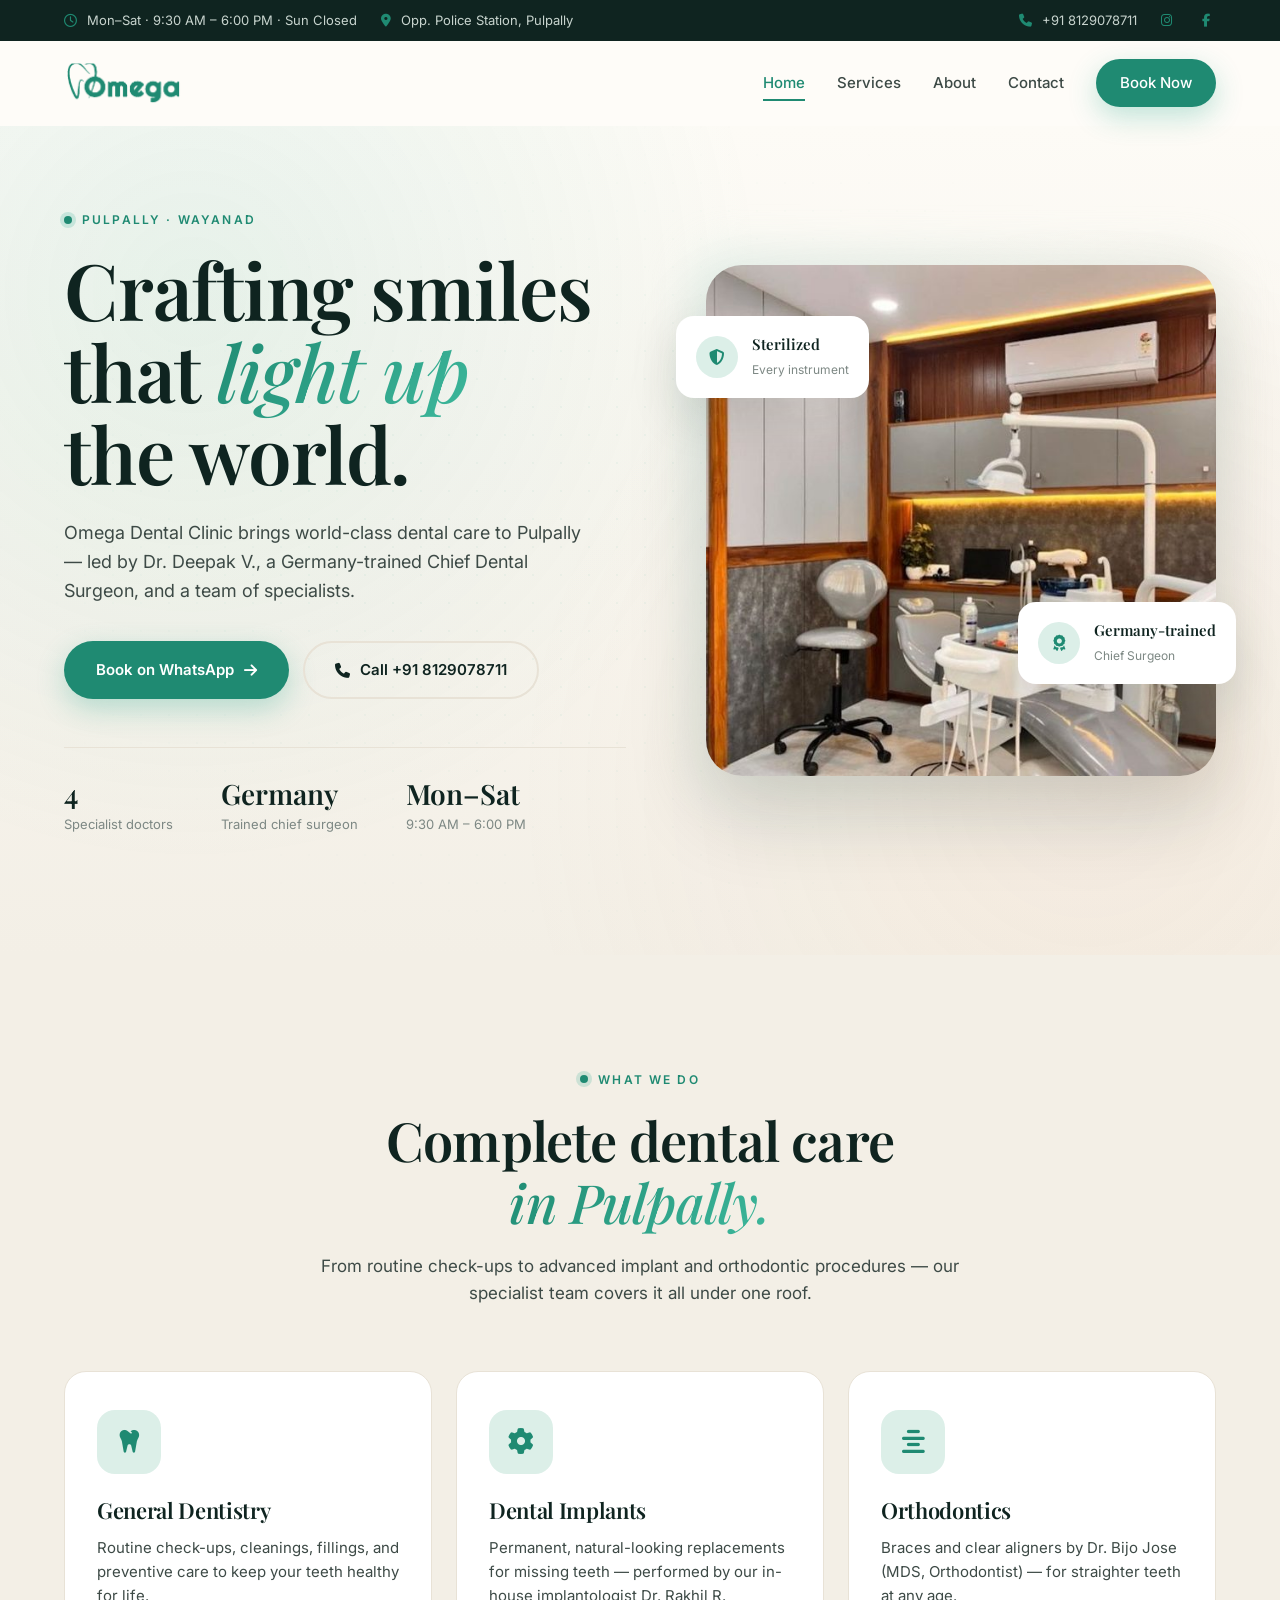
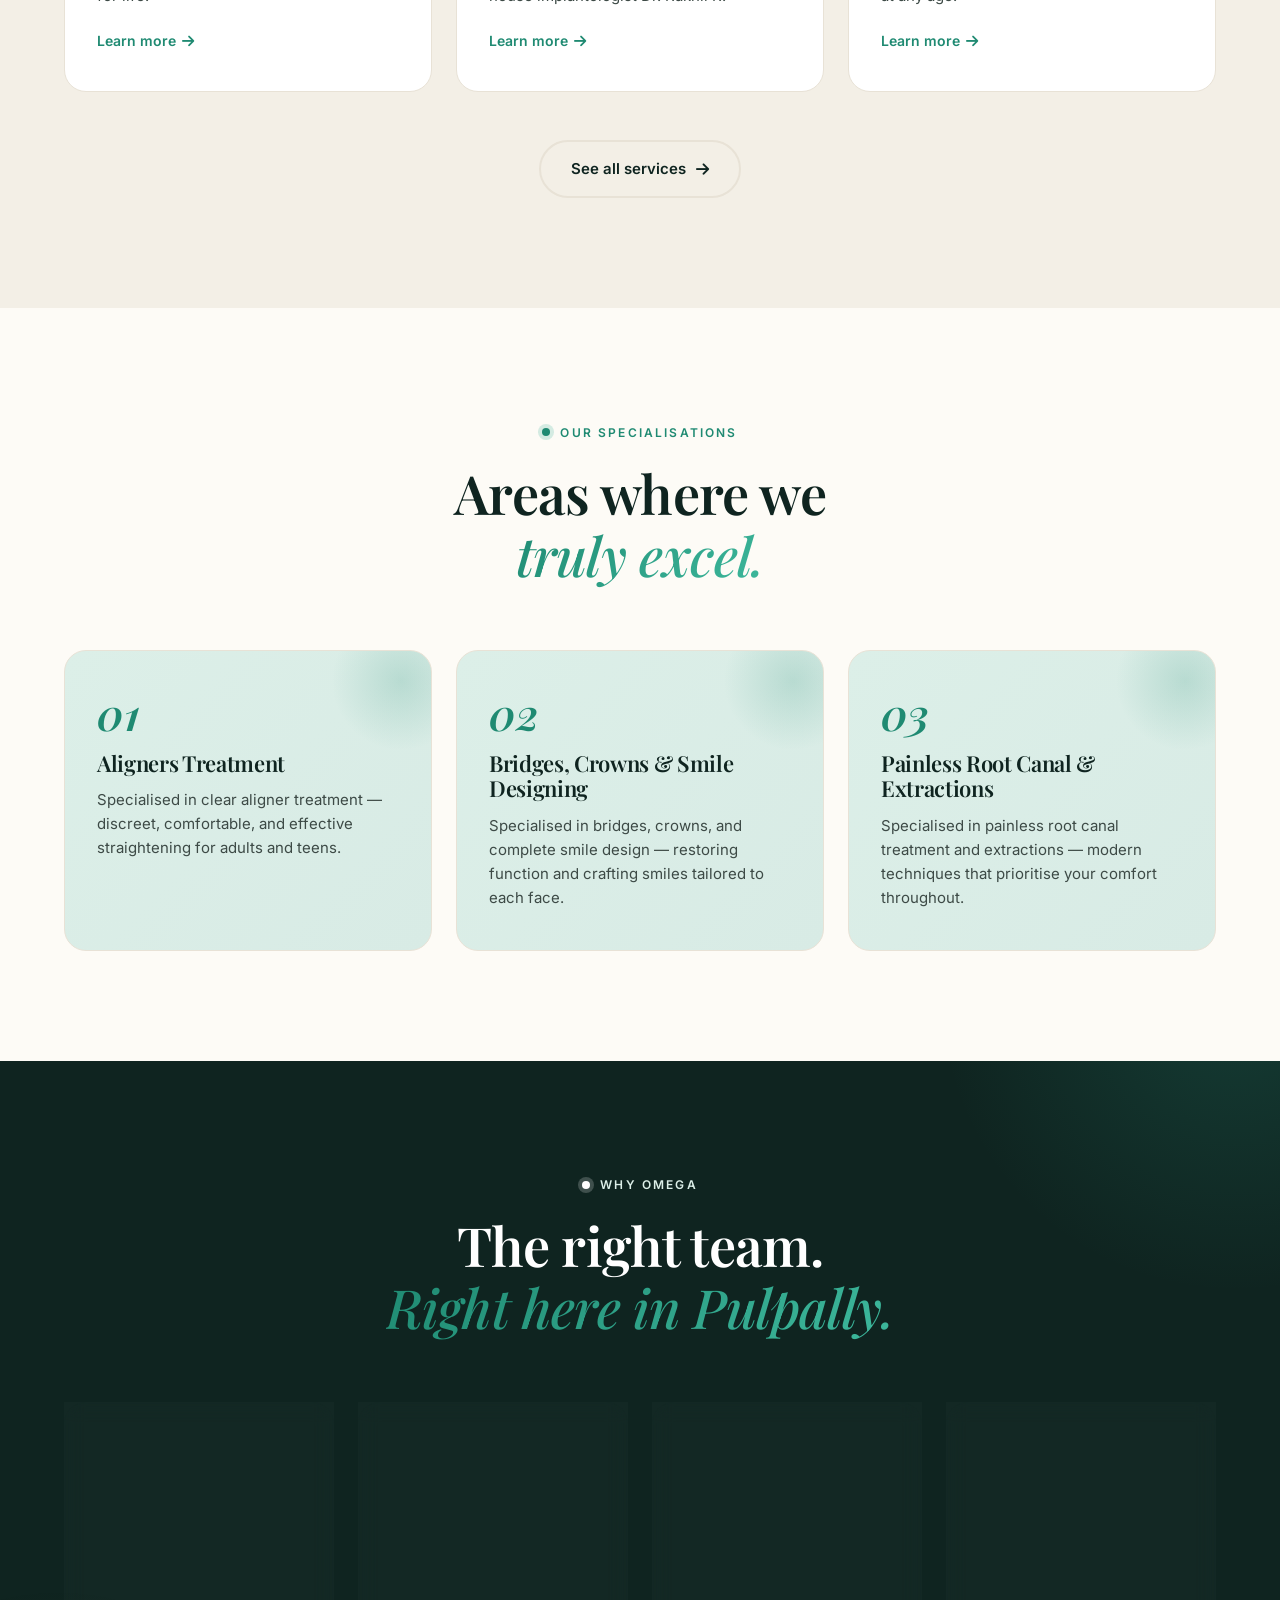
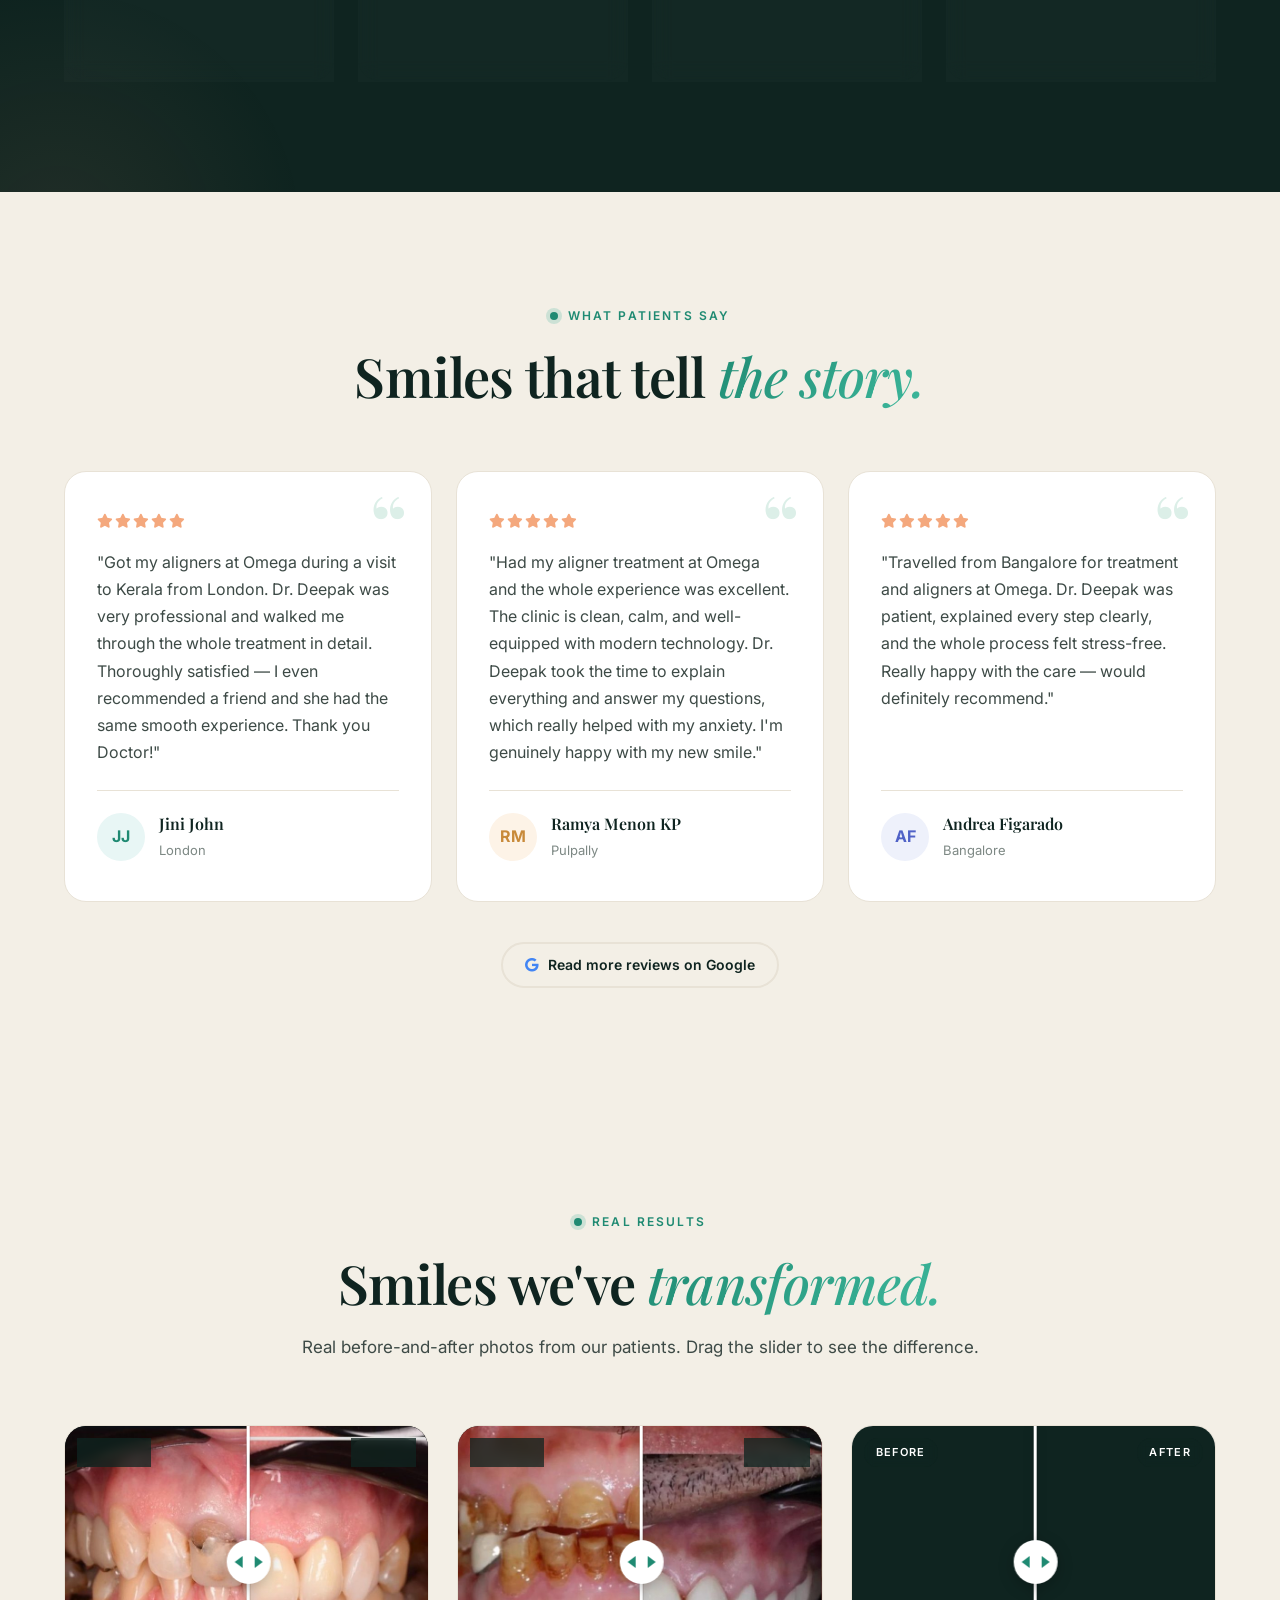
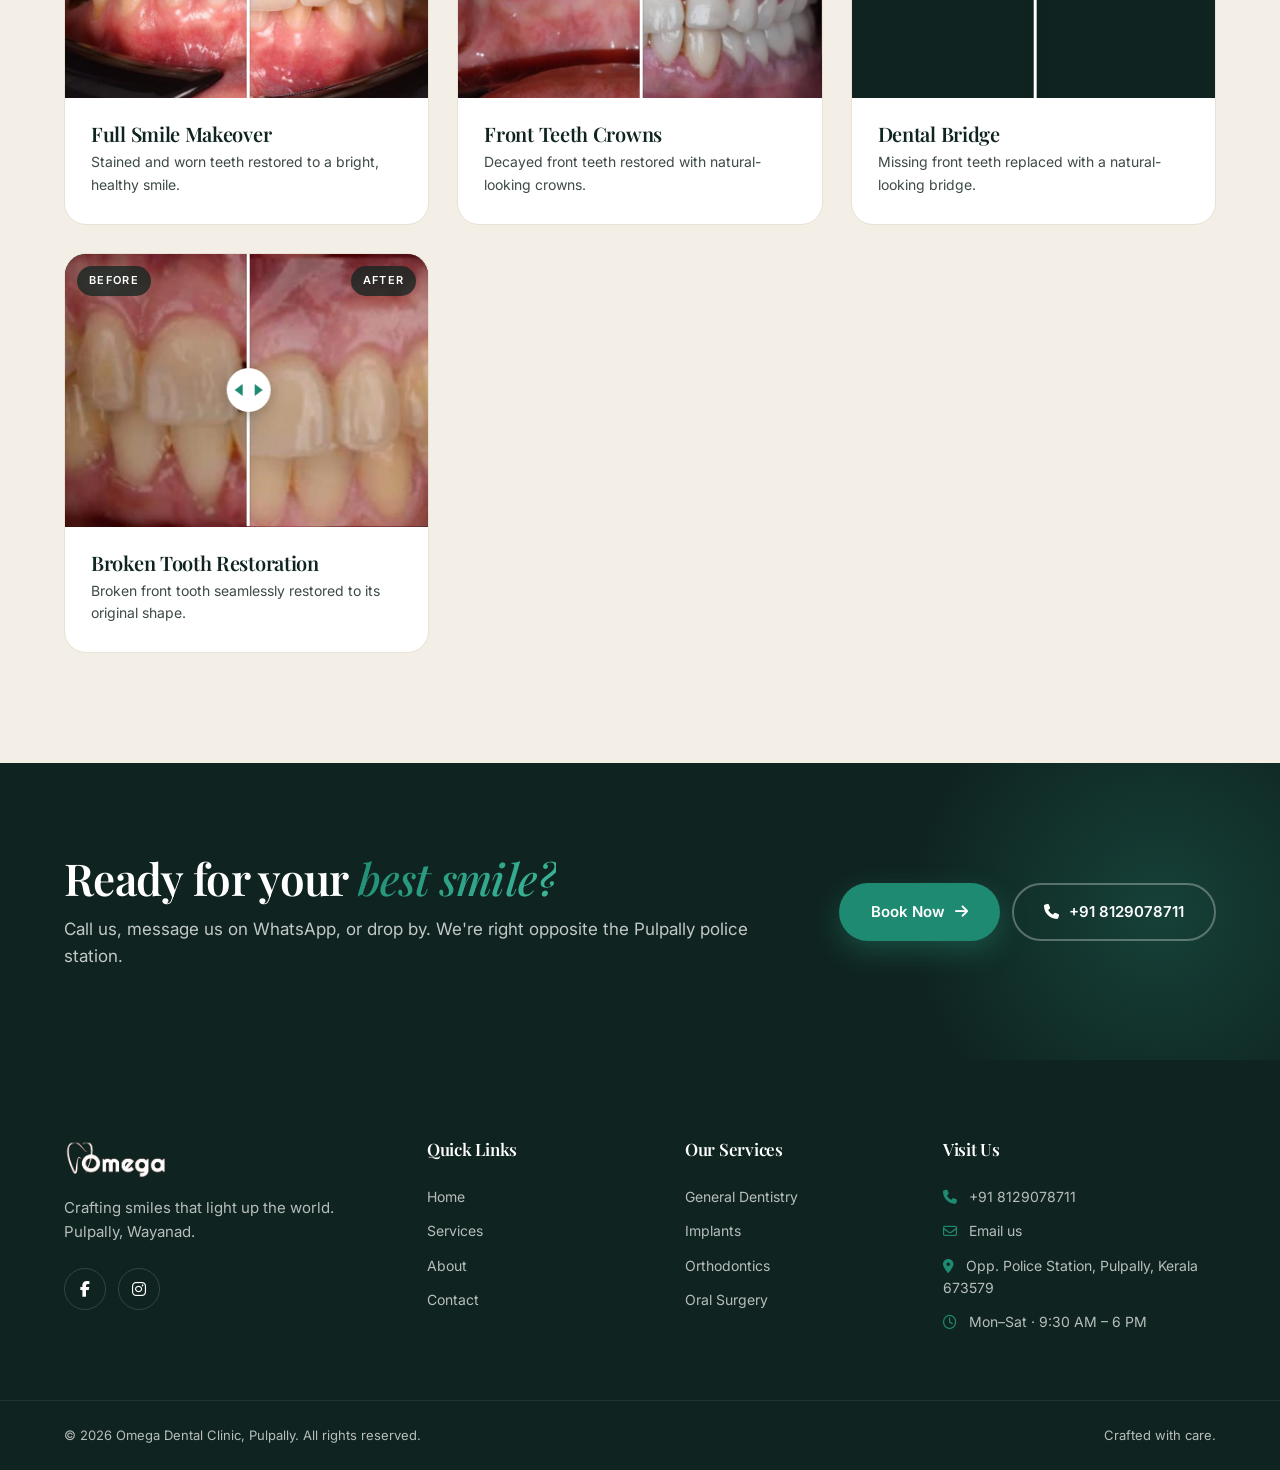
<file: omega-dental/index.html>
<!DOCTYPE html>
<html lang="en">
<head>
  <meta charset="UTF-8" />
  <meta name="viewport" content="width=device-width, initial-scale=1.0, viewport-fit=cover" />
  <meta name="theme-color" content="#1f8a72" />
  <meta name="mobile-web-app-capable" content="yes" />
  <meta name="apple-mobile-web-app-capable" content="yes" />
  <meta name="format-detection" content="telephone=yes" />
  <meta name="description" content="Top-rated dental clinic in Pulpally, Wayanad. Specialised in aligners, painless root canal, bridges, crowns, smile design. Germany-trained Chief Surgeon Dr. Deepak V." />
  <meta name="keywords" content="dentist pulpally, dental clinic wayanad, dentist wayanad, omega dental, aligners pulpally, painless root canal pulpally, dental implants wayanad, smile designing kerala" />
  <meta name="author" content="Omega Dental Clinic" />
  <meta name="robots" content="index, follow" />
  <meta name="googlebot" content="index, follow" />
  <meta name="geo.region" content="IN-KL" />
  <meta name="geo.placename" content="Pulpally, Wayanad, Kerala" />
  <meta name="geo.position" content="11.7936619;76.1646362" />
  <meta name="ICBM" content="11.7936619, 76.1646362" />
  <link rel="canonical" href="https://omegadentalrc.netlify.app/" />

  <!-- Open Graph (Facebook / WhatsApp link previews) -->
  <meta property="og:type" content="website" />
  <meta property="og:title" content="Omega Dental Clinic — Best Dentist in Pulpally, Wayanad" />
  <meta property="og:description" content="Top-rated dental clinic in Pulpally, Wayanad. Specialised in aligners, painless root canal, bridges, crowns, smile design. Germany-trained Chief Surgeon Dr. Deepak V." />
  <meta property="og:url" content="https://omegadentalrc.netlify.app/" />
  <meta property="og:site_name" content="Omega Dental Clinic" />
  <meta property="og:image" content="https://omegadentalrc.netlify.app/img/omega-logo-green.png" />
  <meta property="og:locale" content="en_IN" />

  <!-- Twitter Card -->
  <meta name="twitter:card" content="summary" />
  <meta name="twitter:title" content="Omega Dental Clinic — Best Dentist in Pulpally, Wayanad" />
  <meta name="twitter:description" content="Top-rated dental clinic in Pulpally, Wayanad. Specialised in aligners, painless root canal, bridges, crowns, smile design. Germany-trained Chief Surgeon Dr. Deepak V." />
  <meta name="twitter:image" content="https://omegadentalrc.netlify.app/img/omega-logo-green.png" />

  <title>Omega Dental Clinic Pulpally | Best Dentist in Wayanad, Kerala</title>
  <link rel="icon" type="image/x-icon" href="img/favicon.ico" />
  <link rel="icon" type="image/png" sizes="32x32" href="img/favicon-32.png" />
  <link rel="icon" type="image/png" sizes="16x16" href="img/favicon-16.png" />
  <link rel="apple-touch-icon" sizes="180x180" href="img/apple-touch-icon.png" />

  <link rel="preconnect" href="https://fonts.googleapis.com">
  <link rel="preconnect" href="https://fonts.gstatic.com" crossorigin>
  <link href="https://fonts.googleapis.com/css2?family=Playfair+Display:ital,wght@0,500;0,600;0,700;1,500;1,600&family=Inter:wght@400;500;600;700&display=swap" rel="stylesheet">
  <link rel="stylesheet" href="https://cdnjs.cloudflare.com/ajax/libs/font-awesome/6.5.1/css/all.min.css">
  <link rel="stylesheet" href="css/style.css" />
<script type="application/ld+json">
  {
    "@context": "https://schema.org",
    "@type": "Dentist",
    "name": "Omega Dental Clinic",
    "alternateName": "Omega Dental Care Pulpally",
    "description": "Modern dental clinic in Pulpally, Wayanad, Kerala. Specialised in aligners, bridges, crowns, smile designing, painless root canal treatment, and extractions. Led by Germany-trained Chief Dental Surgeon Dr. Deepak V.",
    "url": "https://omegadentalrc.netlify.app",
    "telephone": "+918129078711",
    "email": "omegadentalclinicpulpally@gmail.com",
    "image": "https://omegadentalrc.netlify.app/img/omega-logo-green.png",
    "logo": "https://omegadentalrc.netlify.app/img/omega-logo-green.png",
    "address": {
      "@type": "PostalAddress",
      "streetAddress": "Opposite Police Station",
      "addressLocality": "Pulpally",
      "addressRegion": "Kerala",
      "postalCode": "673579",
      "addressCountry": "IN"
    },
    "geo": {
      "@type": "GeoCoordinates",
      "latitude": 11.7936619,
      "longitude": 76.1646362
    },
    "areaServed": [
      { "@type": "City", "name": "Pulpally" },
      { "@type": "City", "name": "Sultan Bathery" },
      { "@type": "City", "name": "Kalpetta" },
      { "@type": "City", "name": "Mananthavady" },
      { "@type": "AdministrativeArea", "name": "Wayanad" }
    ],
    "openingHoursSpecification": [
      {
        "@type": "OpeningHoursSpecification",
        "dayOfWeek": ["Monday","Tuesday","Wednesday","Thursday","Friday","Saturday"],
        "opens": "09:30",
        "closes": "18:00"
      }
    ],
    "priceRange": "₹₹",
    "sameAs": [
      "https://www.facebook.com/omega.dental.7",
      "https://www.instagram.com/omegadentalcarepulpally"
    ],
    "medicalSpecialty": ["Dentistry","Orthodontics","CosmeticDentistry","DentalImplants"],
    "availableService": [
      { "@type": "MedicalProcedure", "name": "Clear Aligners" },
      { "@type": "MedicalProcedure", "name": "Bridges and Crowns" },
      { "@type": "MedicalProcedure", "name": "Smile Designing" },
      { "@type": "MedicalProcedure", "name": "Painless Root Canal Treatment" },
      { "@type": "MedicalProcedure", "name": "Painless Tooth Extraction" },
      { "@type": "MedicalProcedure", "name": "Dental Implants" },
      { "@type": "MedicalProcedure", "name": "Orthodontics and Braces" },
      { "@type": "MedicalProcedure", "name": "Pediatric Dentistry" },
      { "@type": "MedicalProcedure", "name": "Oral and Maxillofacial Surgery" }
    ],
    "employee": [
      {
        "@type": "Person",
        "name": "Dr. Deepak V.",
        "jobTitle": "Chief Dental Surgeon",
        "description": "Germany-trained, Certified Clinical Research Associate. Reg. No: 21117."
      },
      {
        "@type": "Person",
        "name": "Dr. Renny Philip",
        "jobTitle": "Dental Surgeon",
        "description": "Govt. Dental College graduate. Reg. No: 24389."
      },
      {
        "@type": "Person",
        "name": "Dr. Bijo Jose",
        "jobTitle": "Orthodontist (MDS)",
        "description": "MDS Orthodontics. Reg. No: 30115."
      },
      {
        "@type": "Person",
        "name": "Dr. Rakhil R.",
        "jobTitle": "Oral Surgeon and Implantologist (MDS)",
        "description": "MDS Oral and Maxillofacial Surgery. Reg. No: 13544."
      }
    ]
  }
  </script>
</head>
<body>

  <div class="sr-only" id="sr-only-seo">
    <h2>Best Dentist in Pulpally, Wayanad — Omega Dental Clinic</h2>
    <p>Omega Dental Clinic is a leading dental clinic located in Pulpally, Wayanad, Kerala. We serve patients across Wayanad including Sultan Bathery, Kalpetta, and Mananthavady. Our dental services include clear aligners treatment, painless root canal treatment, painless tooth extractions, dental bridges and crowns, smile designing, dental implants, orthodontic braces, pediatric dentistry, and oral maxillofacial surgery. Led by Dr. Deepak V., a Germany-trained Chief Dental Surgeon, the team also includes Dr. Renny Philip, Dr. Bijo Jose (MDS Orthodontist), and Dr. Rakhil R. (MDS Oral Surgeon and Implantologist). Visit us opposite the Pulpally Police Station, Kerala 673579. Open Monday to Saturday from 9:30 AM to 6:00 PM. Call +91 8129078711 or email omegadentalclinicpulpally@gmail.com to book an appointment.</p>
  </div>
  <div class="topbar">
    <div class="container topbar-inner">
      <div class="topbar-left">
        <span><i class="fa-regular fa-clock"></i> Mon–Sat · 9:30 AM – 6:00 PM · Sun Closed</span>
        <span class="hide-mobile"><i class="fa-solid fa-location-dot"></i> Opp. Police Station, Pulpally</span>
      </div>
      <div class="topbar-right">
        <a href="tel:+918129078711"><i class="fa-solid fa-phone"></i> +91 8129078711</a>
        <a href="https://instagram.com/omegadentalcarepulpally" target="_blank" rel="noopener" class="hide-mobile" aria-label="Follow Omega Dental on Instagram"><i class="fa-brands fa-instagram"></i></a>
        <a href="https://facebook.com/omega.dental.7" target="_blank" rel="noopener" class="hide-mobile" aria-label="Visit Omega Dental on Facebook"><i class="fa-brands fa-facebook-f"></i></a>
      </div>
    </div>
  </div>

  <header class="navbar" id="navbar">
    <div class="container nav-inner">
      <a href="index.html" class="logo" aria-label="Omega Dental">
        <img src="img/omega-logo-green.png" alt="Omega Dental" class="logo-img" width="120" height="46" decoding="async" />
      </a>
      <nav class="nav-links" id="navLinks">
        <a href="index.html" class="active">Home</a>
        <a href="services.html">Services</a>
        <a href="about.html">About</a>
        <a href="contact.html">Contact</a>
        <a href="contact.html" class="btn btn-primary btn-sm nav-cta">Book Now</a>
      </nav>
      <button class="hamburger" id="hamburger" aria-label="Menu">
        <span></span><span></span><span></span>
      </button>
    </div>
  </header>
  <div class="nav-backdrop" id="navBackdrop"></div>

  <!-- HERO -->
  <section class="hero">
    <div class="hero-bg"></div>
    <div class="container hero-inner">
      <div class="hero-text reveal">
        <span class="eyebrow"><span class="dot"></span> Pulpally · Wayanad</span>
        <h1>Crafting smiles<br/>that <em>light up</em><br/>the world.</h1>
        <p class="lead">Omega Dental Clinic brings world-class dental care to Pulpally — led by Dr. Deepak V., a Germany-trained Chief Dental Surgeon, and a team of specialists.</p>
        <div class="hero-cta">
          <a href="contact.html" class="btn btn-primary">Book on WhatsApp <i class="fa-solid fa-arrow-right"></i></a>
          <a href="tel:+918129078711" class="btn btn-ghost"><i class="fa-solid fa-phone"></i> Call +91 8129078711</a>
        </div>
        <div class="hero-stats">
          <div><strong>4</strong><span>Specialist doctors</span></div>
          <div><strong>Germany</strong><span>Trained chief surgeon</span></div>
          <div><strong>Mon–Sat</strong><span>9:30 AM – 6:00 PM</span></div>
        </div>
      </div>

      <div class="hero-image reveal">
        <div class="hero-img-wrap">
          <img src="img/interior/clinic-room-800.jpg" srcset="img/interior/clinic-room-400.jpg 400w, img/interior/clinic-room-600.jpg 600w, img/interior/clinic-room-800.jpg 800w, img/interior/clinic-room.jpg 1000w" sizes="(max-width: 720px) 85vw, (max-width: 968px) 400px, 500px" width="800" height="800" alt="Modern treatment room at Omega Dental Clinic, Pulpally, Wayanad" loading="eager" decoding="async" fetchpriority="high" />
          <div class="floating-card card-1">
            <i class="fa-solid fa-shield-halved"></i>
            <div><strong>Sterilized</strong><span>Every instrument</span></div>
          </div>
          <div class="floating-card card-2">
            <i class="fa-solid fa-award"></i>
            <div><strong>Germany-trained</strong><span>Chief Surgeon</span></div>
          </div>
        </div>
      </div>
    </div>
  </section>

  <!-- Services Preview -->
  <section class="services section">
    <div class="container">
      <div class="section-head reveal">
        <span class="eyebrow"><span class="dot"></span> What we do</span>
        <h2>Complete dental care<br/><em>in Pulpally.</em></h2>
        <p>From routine check-ups to advanced implant and orthodontic procedures — our specialist team covers it all under one roof.</p>
      </div>

      <div class="services-grid">
        <div class="service-card reveal">
          <div class="service-icon"><i class="fa-solid fa-tooth"></i></div>
          <h3>General Dentistry</h3>
          <p>Routine check-ups, cleanings, fillings, and preventive care to keep your teeth healthy for life.</p>
          <a href="services.html" class="service-link" aria-label="Learn more about general dentistry services">Learn more <i class="fa-solid fa-arrow-right"></i></a>
        </div>
        <div class="service-card reveal">
          <div class="service-icon"><i class="fa-solid fa-gear"></i></div>
          <h3>Dental Implants</h3>
          <p>Permanent, natural-looking replacements for missing teeth — performed by our in-house implantologist Dr. Rakhil R.</p>
          <a href="services.html" class="service-link" aria-label="Learn more about dental implant services">Learn more <i class="fa-solid fa-arrow-right"></i></a>
        </div>
        <div class="service-card reveal">
          <div class="service-icon"><i class="fa-solid fa-align-center"></i></div>
          <h3>Orthodontics</h3>
          <p>Braces and clear aligners by Dr. Bijo Jose (MDS, Orthodontist) — for straighter teeth at any age.</p>
          <a href="services.html" class="service-link" aria-label="Learn more about orthodontic services including braces and aligners">Learn more <i class="fa-solid fa-arrow-right"></i></a>
        </div>
      </div>

      <div class="section-cta reveal">
        <a href="services.html" class="btn btn-ghost">See all services <i class="fa-solid fa-arrow-right"></i></a>
      </div>
    </div>
  </section>

  <!-- Specialisations -->
  <section class="section">
    <div class="container">
      <div class="section-head reveal">
        <span class="eyebrow"><span class="dot"></span> Our Specialisations</span>
        <h2>Areas where we<br/><em>truly excel.</em></h2>
      </div>
      <div class="specs-grid">
        <div class="spec-card reveal">
          <div class="spec-num">01</div>
          <h3>Aligners Treatment</h3>
          <p>Specialised in clear aligner treatment — discreet, comfortable, and effective straightening for adults and teens.</p>
        </div>
        <div class="spec-card reveal">
          <div class="spec-num">02</div>
          <h3>Bridges, Crowns &amp; Smile Designing</h3>
          <p>Specialised in bridges, crowns, and complete smile design — restoring function and crafting smiles tailored to each face.</p>
        </div>
        <div class="spec-card reveal">
          <div class="spec-num">03</div>
          <h3>Painless Root Canal &amp; Extractions</h3>
          <p>Specialised in painless root canal treatment and extractions — modern techniques that prioritise your comfort throughout.</p>
        </div>
      </div>
    </div>
  </section>

  <!-- Why Us -->
  <section class="why section">
    <div class="container">
      <div class="section-head reveal">
        <span class="eyebrow light"><span class="dot"></span> Why Omega</span>
        <h2>The right team.<br/><em>Right here in Pulpally.</em></h2>
      </div>
      <div class="why-grid">
        <div class="why-card reveal">
          <span class="why-num">01</span>
          <h3>Germany-Trained</h3>
          <p>Dr. Deepak V., our Chief Dental Surgeon, is trained in advanced dental techniques from Germany.</p>
        </div>
        <div class="why-card reveal">
          <span class="why-num">02</span>
          <h3>Full Specialist Team</h3>
          <p>Four doctors including an orthodontist, oral surgeon, and implantologist — all under one roof.</p>
        </div>
        <div class="why-card reveal">
          <span class="why-num">03</span>
          <h3>LGBTQ+ Friendly</h3>
          <p>A welcoming, judgement-free clinic where every patient feels respected and comfortable.</p>
        </div>
        <div class="why-card reveal">
          <span class="why-num">04</span>
          <h3>Trusted Locally</h3>
          <p>Located opposite the Pulpally Police Station — the clinic of choice for families across Wayanad.</p>
        </div>
      </div>
    </div>
  </section>

  <!-- Testimonials -->
  <section class="testimonials section">
    <div class="container">
      <div class="section-head reveal">
        <span class="eyebrow"><span class="dot"></span> What patients say</span>
        <h2>Smiles that tell <em>the story.</em></h2>
      </div>
      <div class="testimonial-grid">
        <div class="testimonial-card reveal">
          <div class="stars"><i class="fa-solid fa-star"></i><i class="fa-solid fa-star"></i><i class="fa-solid fa-star"></i><i class="fa-solid fa-star"></i><i class="fa-solid fa-star"></i></div>
          <p>"Got my aligners at Omega during a visit to Kerala from London. Dr. Deepak was very professional and walked me through the whole treatment in detail. Thoroughly satisfied — I even recommended a friend and she had the same smooth experience. Thank you Doctor!"</p>
          <div class="testimonial-author">
            <div class="avatar" style="background:#e8f6f5;color:var(--accent);">JJ</div>
            <div><strong>Jini John</strong><span>London</span></div>
          </div>
        </div>
        <div class="testimonial-card reveal">
          <div class="stars"><i class="fa-solid fa-star"></i><i class="fa-solid fa-star"></i><i class="fa-solid fa-star"></i><i class="fa-solid fa-star"></i><i class="fa-solid fa-star"></i></div>
          <p>"Had my aligner treatment at Omega and the whole experience was excellent. The clinic is clean, calm, and well-equipped with modern technology. Dr. Deepak took the time to explain everything and answer my questions, which really helped with my anxiety. I'm genuinely happy with my new smile."</p>
          <div class="testimonial-author">
            <div class="avatar" style="background:#fdf3e7;color:#c88a3a;">RM</div>
            <div><strong>Ramya Menon KP</strong><span>Pulpally</span></div>
          </div>
        </div>
        <div class="testimonial-card reveal">
          <div class="stars"><i class="fa-solid fa-star"></i><i class="fa-solid fa-star"></i><i class="fa-solid fa-star"></i><i class="fa-solid fa-star"></i><i class="fa-solid fa-star"></i></div>
          <p>"Travelled from Bangalore for treatment and aligners at Omega. Dr. Deepak was patient, explained every step clearly, and the whole process felt stress-free. Really happy with the care — would definitely recommend."</p>
          <div class="testimonial-author">
            <div class="avatar" style="background:#eef1fb;color:#5062c7;">AF</div>
            <div><strong>Andrea Figarado</strong><span>Bangalore</span></div>
          </div>
        </div>
      </div>
      <div class="review-note reveal"><a href="https://www.google.com/maps/place/Omega+Dental+Clinic/@11.7936619,76.1646362,17z/data=!3m1!5s0x3ba5e168c3664b53:0xc10ce27ba2897654!4m8!3m7!1s0x3ba5e1850bf3553d:0x8a354acc1ead4f90!8m2!3d11.7936619!4d76.1646362!9m1!1b1!16s%2Fg%2F11p06q370k" target="_blank" rel="noopener" class="btn btn-ghost btn-sm"><i class="fa-brands fa-google"></i> Read more reviews on Google</a></div>
    </div>
  </section>

  <!-- CTA Banner -->
  <!-- Before & After Gallery -->
  <section class="gallery section">
    <div class="container">
      <div class="section-head reveal">
        <span class="eyebrow"><span class="dot"></span> Real results</span>
        <h2>Smiles we've <em>transformed.</em></h2>
        <p>Real before-and-after photos from our patients. Drag the slider to see the difference.</p>
      </div>

      <div class="gallery-grid">
        <div class="case-card reveal">
          <div class="ba-slider">
            <img src="img/cases/case1-smile-makeover-before.jpg" alt="Before full smile makeover at Omega Dental Pulpally" class="ba-img-before" loading="lazy" decoding="async" />
            <img src="img/cases/case1-smile-makeover-after.jpg" alt="After full smile makeover at Omega Dental Pulpally" class="ba-img-after" loading="lazy" decoding="async" />
            <div class="ba-handle" aria-label="Drag to compare before and after"><span></span></div>
            <div class="ba-label ba-label-before">Before</div>
            <div class="ba-label ba-label-after">After</div>
          </div>
          <div class="case-info">
            <h3>Full Smile Makeover</h3>
            <p>Stained and worn teeth restored to a bright, healthy smile.</p>
          </div>
        </div>

        <div class="case-card reveal">
          <div class="ba-slider">
            <img src="img/cases/case2-front-crowns-before.jpg" alt="Before front teeth crowns at Omega Dental Pulpally" class="ba-img-before" loading="lazy" decoding="async" />
            <img src="img/cases/case2-front-crowns-after.jpg" alt="After front teeth crowns at Omega Dental Pulpally" class="ba-img-after" loading="lazy" decoding="async" />
            <div class="ba-handle" aria-label="Drag to compare before and after"><span></span></div>
            <div class="ba-label ba-label-before">Before</div>
            <div class="ba-label ba-label-after">After</div>
          </div>
          <div class="case-info">
            <h3>Front Teeth Crowns</h3>
            <p>Decayed front teeth restored with natural-looking crowns.</p>
          </div>
        </div>

        <div class="case-card reveal">
          <div class="ba-slider">
            <img src="img/cases/case3-bridge-before.jpg" alt="Before dental bridge for missing teeth at Omega Dental Pulpally" class="ba-img-before" loading="lazy" decoding="async" />
            <img src="img/cases/case3-bridge-after.jpg" alt="After dental bridge for missing teeth at Omega Dental Pulpally" class="ba-img-after" loading="lazy" decoding="async" />
            <div class="ba-handle" aria-label="Drag to compare before and after"><span></span></div>
            <div class="ba-label ba-label-before">Before</div>
            <div class="ba-label ba-label-after">After</div>
          </div>
          <div class="case-info">
            <h3>Dental Bridge</h3>
            <p>Missing front teeth replaced with a natural-looking bridge.</p>
          </div>
        </div>

        <div class="case-card reveal">
          <div class="ba-slider">
            <img src="img/cases/case4-broken-tooth-before.jpg" alt="Before broken tooth restoration at Omega Dental Pulpally" class="ba-img-before" loading="lazy" decoding="async" />
            <img src="img/cases/case4-broken-tooth-after.jpg" alt="After broken tooth restoration at Omega Dental Pulpally" class="ba-img-after" loading="lazy" decoding="async" />
            <div class="ba-handle" aria-label="Drag to compare before and after"><span></span></div>
            <div class="ba-label ba-label-before">Before</div>
            <div class="ba-label ba-label-after">After</div>
          </div>
          <div class="case-info">
            <h3>Broken Tooth Restoration</h3>
            <p>Broken front tooth seamlessly restored to its original shape.</p>
          </div>
        </div>
      </div>
    </div>
  </section>

  <section class="cta-banner">
    <div class="container cta-inner reveal">
      <div>
        <h2>Ready for your <em>best smile?</em></h2>
        <p>Call us, message us on WhatsApp, or drop by. We're right opposite the Pulpally police station.</p>
      </div>
      <div class="cta-actions">
        <a href="contact.html" class="btn btn-primary">Book Now <i class="fa-solid fa-arrow-right"></i></a>
        <a href="tel:+918129078711" class="btn btn-ghost-light"><i class="fa-solid fa-phone"></i> +91 8129078711</a>
      </div>
    </div>
  </section>

  <!-- Footer -->
  <footer class="footer">
    <div class="container footer-grid">
      <div class="footer-brand">
        <a href="index.html" class="logo logo-footer" aria-label="Omega Dental">
          <img src="img/omega-logo-white.png" alt="Omega Dental" class="logo-img" width="108" height="40" decoding="async" loading="lazy" />
        </a>
        <p>Crafting smiles that light up the world.<br/>Pulpally, Wayanad.</p>
        <div class="socials">
          <a href="https://facebook.com/omega.dental.7" target="_blank" rel="noopener" aria-label="Visit Omega Dental on Facebook"><i class="fa-brands fa-facebook-f"></i></a>
          <a href="https://instagram.com/omegadentalcarepulpally" target="_blank" rel="noopener" aria-label="Follow Omega Dental on Instagram"><i class="fa-brands fa-instagram"></i></a>
        </div>
      </div>
      <div class="footer-col">
        <h4>Quick Links</h4>
        <a href="index.html">Home</a>
        <a href="services.html">Services</a>
        <a href="about.html">About</a>
        <a href="contact.html">Contact</a>
      </div>
      <div class="footer-col">
        <h4>Our Services</h4>
        <a href="services.html">General Dentistry</a>
        <a href="services.html">Implants</a>
        <a href="services.html">Orthodontics</a>
        <a href="services.html">Oral Surgery</a>
      </div>
      <div class="footer-col">
        <h4>Visit Us</h4>
        <a href="tel:+918129078711"><i class="fa-solid fa-phone"></i> +91 8129078711</a>
        <a href="mailto:omegadentalclinicpulpally@gmail.com"><i class="fa-regular fa-envelope"></i> Email us</a>
        <span><i class="fa-solid fa-location-dot"></i> Opp. Police Station, Pulpally, Kerala 673579</span>
        <span><i class="fa-regular fa-clock"></i> Mon–Sat · 9:30 AM – 6 PM</span>
      </div>
    </div>
    <div class="footer-bottom">
      <div class="container">
        <p>© <span id="year"></span> Omega Dental Clinic, Pulpally. All rights reserved.</p>
        <p>Crafted with care.</p>
      </div>
    </div>
  </footer>

  <div class="floating-actions">
    <a href="https://wa.me/918129078711?text=Hi%2C%20I%27d%20like%20to%20book%20an%20appointment%20at%20Omega%20Dental%20Clinic." target="_blank" rel="noopener" class="floating-wa" aria-label="Message Omega Dental on WhatsApp"><i class="fa-brands fa-whatsapp"></i></a>
    <a href="tel:+918129078711" class="floating-call" aria-label="Call Omega Dental at +91 8129078711"><i class="fa-solid fa-phone"></i></a>
  </div>
  <script src="js/script.js"></script>
</body>
</html>
</file>
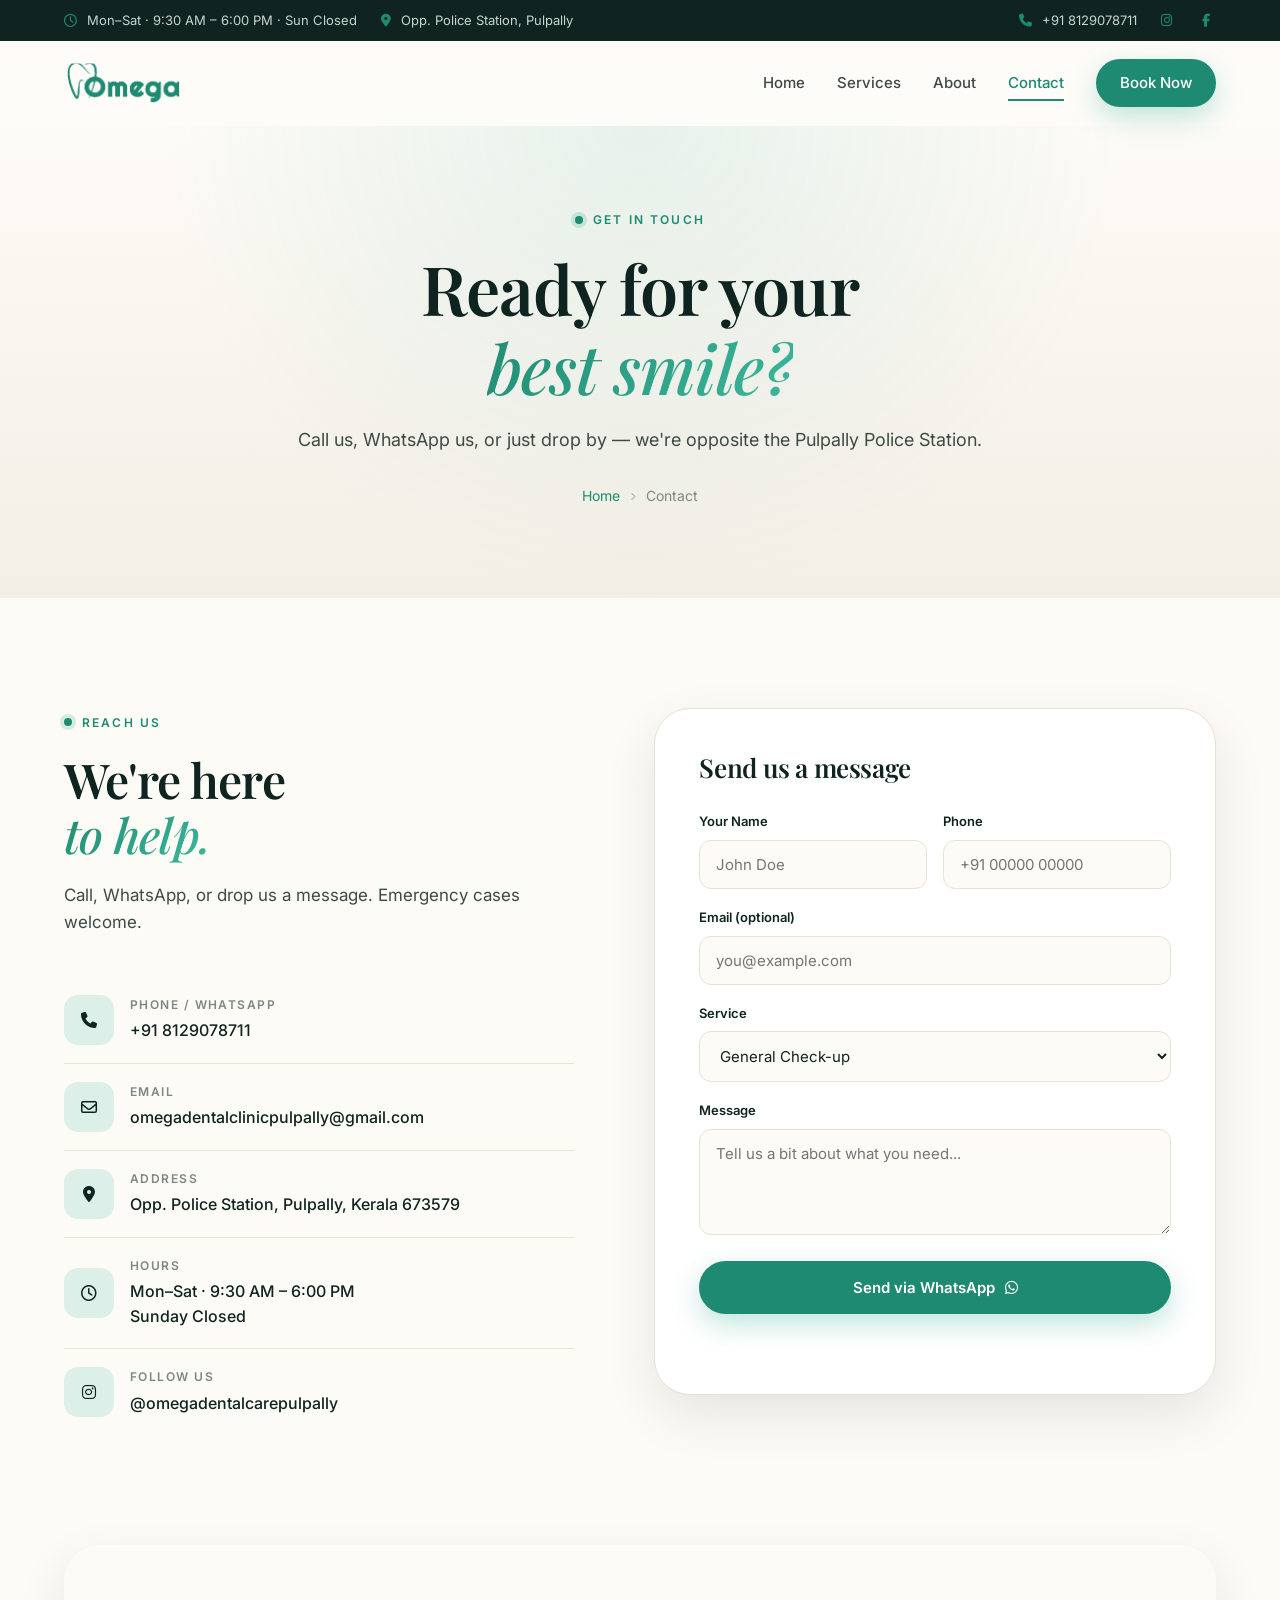
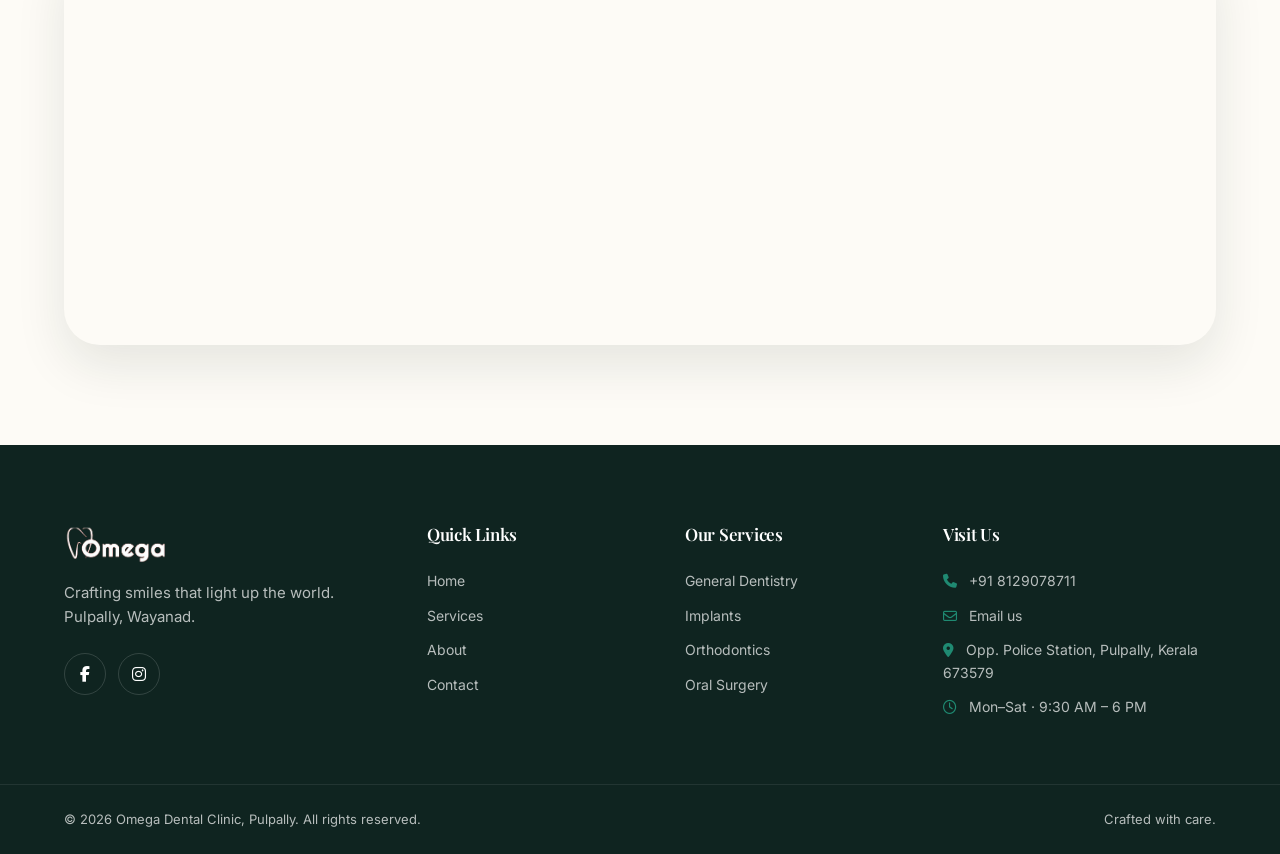
<file: omega-dental/contact.html>
<!DOCTYPE html>
<html lang="en">
<head>
  <meta charset="UTF-8" />
  <meta name="viewport" content="width=device-width, initial-scale=1.0, viewport-fit=cover" />
  <meta name="theme-color" content="#1f8a72" />
  <meta name="mobile-web-app-capable" content="yes" />
  <meta name="apple-mobile-web-app-capable" content="yes" />
  <meta name="format-detection" content="telephone=yes" />
  <meta name="description" content="Book a dental appointment in Pulpally, Wayanad. Call +91 8129078711, email omegadentalclinicpulpally@gmail.com, or visit Omega Dental opposite the Pulpally Police Station. Open Mon–Sat, 9:30 AM – 6 PM." />
  <meta name="keywords" content="dentist pulpally contact, book dental appointment wayanad, omega dental phone, dental clinic near me pulpally" />
  <meta name="author" content="Omega Dental Clinic" />
  <meta name="robots" content="index, follow" />
  <meta name="googlebot" content="index, follow" />
  <meta name="geo.region" content="IN-KL" />
  <meta name="geo.placename" content="Pulpally, Wayanad, Kerala" />
  <meta name="geo.position" content="11.7936619;76.1646362" />
  <meta name="ICBM" content="11.7936619, 76.1646362" />
  <link rel="canonical" href="https://omegadentalrc.netlify.app/contact.html" />

  <!-- Open Graph (Facebook / WhatsApp link previews) -->
  <meta property="og:type" content="website" />
  <meta property="og:title" content="Contact Us — Omega Dental Clinic, Pulpally" />
  <meta property="og:description" content="Book a dental appointment in Pulpally, Wayanad. Call +91 8129078711 or visit Omega Dental opposite the Pulpally Police Station. Open Mon–Sat, 9:30 AM – 6 PM." />
  <meta property="og:url" content="https://omegadentalrc.netlify.app/contact.html" />
  <meta property="og:site_name" content="Omega Dental Clinic" />
  <meta property="og:image" content="https://omegadentalrc.netlify.app/img/omega-logo-green.png" />
  <meta property="og:locale" content="en_IN" />

  <!-- Twitter Card -->
  <meta name="twitter:card" content="summary" />
  <meta name="twitter:title" content="Contact Us — Omega Dental Clinic, Pulpally" />
  <meta name="twitter:description" content="Book a dental appointment in Pulpally, Wayanad. Call +91 8129078711 or visit Omega Dental opposite the Pulpally Police Station. Open Mon–Sat, 9:30 AM – 6 PM." />
  <meta name="twitter:image" content="https://omegadentalrc.netlify.app/img/omega-logo-green.png" />

  <title>Contact Omega Dental Clinic Pulpally | Book Appointment, Wayanad</title>
  <link rel="icon" type="image/x-icon" href="img/favicon.ico" />
  <link rel="icon" type="image/png" sizes="32x32" href="img/favicon-32.png" />
  <link rel="icon" type="image/png" sizes="16x16" href="img/favicon-16.png" />
  <link rel="apple-touch-icon" sizes="180x180" href="img/apple-touch-icon.png" />

  <link rel="preconnect" href="https://fonts.googleapis.com">
  <link rel="preconnect" href="https://fonts.gstatic.com" crossorigin>
  <link href="https://fonts.googleapis.com/css2?family=Playfair+Display:ital,wght@0,500;0,600;0,700;1,500;1,600&family=Inter:wght@400;500;600;700&display=swap" rel="stylesheet">
  <link rel="stylesheet" href="https://cdnjs.cloudflare.com/ajax/libs/font-awesome/6.5.1/css/all.min.css">
  <link rel="stylesheet" href="css/style.css" />
<script type="application/ld+json">
  {
    "@context": "https://schema.org",
    "@type": "Dentist",
    "name": "Omega Dental Clinic",
    "alternateName": "Omega Dental Care Pulpally",
    "description": "Modern dental clinic in Pulpally, Wayanad, Kerala. Specialised in aligners, bridges, crowns, smile designing, painless root canal treatment, and extractions. Led by Germany-trained Chief Dental Surgeon Dr. Deepak V.",
    "url": "https://omegadentalrc.netlify.app",
    "telephone": "+918129078711",
    "email": "omegadentalclinicpulpally@gmail.com",
    "image": "https://omegadentalrc.netlify.app/img/omega-logo-green.png",
    "logo": "https://omegadentalrc.netlify.app/img/omega-logo-green.png",
    "address": {
      "@type": "PostalAddress",
      "streetAddress": "Opposite Police Station",
      "addressLocality": "Pulpally",
      "addressRegion": "Kerala",
      "postalCode": "673579",
      "addressCountry": "IN"
    },
    "geo": {
      "@type": "GeoCoordinates",
      "latitude": 11.7936619,
      "longitude": 76.1646362
    },
    "areaServed": [
      { "@type": "City", "name": "Pulpally" },
      { "@type": "City", "name": "Sultan Bathery" },
      { "@type": "City", "name": "Kalpetta" },
      { "@type": "City", "name": "Mananthavady" },
      { "@type": "AdministrativeArea", "name": "Wayanad" }
    ],
    "openingHoursSpecification": [
      {
        "@type": "OpeningHoursSpecification",
        "dayOfWeek": ["Monday","Tuesday","Wednesday","Thursday","Friday","Saturday"],
        "opens": "09:30",
        "closes": "18:00"
      }
    ],
    "priceRange": "₹₹",
    "sameAs": [
      "https://www.facebook.com/omega.dental.7",
      "https://www.instagram.com/omegadentalcarepulpally"
    ],
    "medicalSpecialty": ["Dentistry","Orthodontics","CosmeticDentistry","DentalImplants"],
    "availableService": [
      { "@type": "MedicalProcedure", "name": "Clear Aligners" },
      { "@type": "MedicalProcedure", "name": "Bridges and Crowns" },
      { "@type": "MedicalProcedure", "name": "Smile Designing" },
      { "@type": "MedicalProcedure", "name": "Painless Root Canal Treatment" },
      { "@type": "MedicalProcedure", "name": "Painless Tooth Extraction" },
      { "@type": "MedicalProcedure", "name": "Dental Implants" },
      { "@type": "MedicalProcedure", "name": "Orthodontics and Braces" },
      { "@type": "MedicalProcedure", "name": "Pediatric Dentistry" },
      { "@type": "MedicalProcedure", "name": "Oral and Maxillofacial Surgery" }
    ],
    "employee": [
      {
        "@type": "Person",
        "name": "Dr. Deepak V.",
        "jobTitle": "Chief Dental Surgeon",
        "description": "Germany-trained, Certified Clinical Research Associate. Reg. No: 21117."
      },
      {
        "@type": "Person",
        "name": "Dr. Renny Philip",
        "jobTitle": "Dental Surgeon",
        "description": "Govt. Dental College graduate. Reg. No: 24389."
      },
      {
        "@type": "Person",
        "name": "Dr. Bijo Jose",
        "jobTitle": "Orthodontist (MDS)",
        "description": "MDS Orthodontics. Reg. No: 30115."
      },
      {
        "@type": "Person",
        "name": "Dr. Rakhil R.",
        "jobTitle": "Oral Surgeon and Implantologist (MDS)",
        "description": "MDS Oral and Maxillofacial Surgery. Reg. No: 13544."
      }
    ]
  }
  </script>
</head>
<body>

  <div class="topbar">
    <div class="container topbar-inner">
      <div class="topbar-left">
        <span><i class="fa-regular fa-clock"></i> Mon–Sat · 9:30 AM – 6:00 PM · Sun Closed</span>
        <span class="hide-mobile"><i class="fa-solid fa-location-dot"></i> Opp. Police Station, Pulpally</span>
      </div>
      <div class="topbar-right">
        <a href="tel:+918129078711"><i class="fa-solid fa-phone"></i> +91 8129078711</a>
        <a href="https://instagram.com/omegadentalcarepulpally" target="_blank" rel="noopener" class="hide-mobile" aria-label="Follow Omega Dental on Instagram"><i class="fa-brands fa-instagram"></i></a>
        <a href="https://facebook.com/omega.dental.7" target="_blank" rel="noopener" class="hide-mobile" aria-label="Visit Omega Dental on Facebook"><i class="fa-brands fa-facebook-f"></i></a>
      </div>
    </div>
  </div>

  <header class="navbar" id="navbar">
    <div class="container nav-inner">
      <a href="index.html" class="logo" aria-label="Omega Dental">
        <img src="img/omega-logo-green.png" alt="Omega Dental" class="logo-img" width="120" height="46" decoding="async" />
      </a>
      <nav class="nav-links" id="navLinks">
        <a href="index.html">Home</a>
        <a href="services.html">Services</a>
        <a href="about.html">About</a>
        <a href="contact.html" class="active">Contact</a>
        <a href="contact.html" class="btn btn-primary btn-sm nav-cta">Book Now</a>
      </nav>
      <button class="hamburger" id="hamburger" aria-label="Menu">
        <span></span><span></span><span></span>
      </button>
    </div>
  </header>
  <div class="nav-backdrop" id="navBackdrop"></div>

  <section class="page-hero">
    <div class="container page-hero-inner reveal">
      <span class="eyebrow"><span class="dot"></span> Get in touch</span>
      <h1>Ready for your<br/><em>best smile?</em></h1>
      <p>Call us, WhatsApp us, or just drop by — we're opposite the Pulpally Police Station.</p>
      <nav class="breadcrumb">
        <a href="index.html">Home</a> <i class="fa-solid fa-angle-right"></i> <span>Contact</span>
      </nav>
    </div>
  </section>

  <section class="contact section">
    <div class="container contact-grid">
      <div class="contact-info reveal">
        <span class="eyebrow"><span class="dot"></span> Reach us</span>
        <h2>We're here<br/><em>to help.</em></h2>
        <p>Call, WhatsApp, or drop us a message. Emergency cases welcome.</p>

        <ul class="contact-list">
          <li>
            <span class="ci-icon"><i class="fa-solid fa-phone"></i></span>
            <div>
              <small>Phone / WhatsApp</small>
              <a href="tel:+918129078711">+91 8129078711</a>
            </div>
          </li>
          <li>
            <span class="ci-icon"><i class="fa-regular fa-envelope"></i></span>
            <div>
              <small>Email</small>
              <a href="mailto:omegadentalclinicpulpally@gmail.com">omegadentalclinicpulpally@gmail.com</a>
            </div>
          </li>
          <li>
            <span class="ci-icon"><i class="fa-solid fa-location-dot"></i></span>
            <div>
              <small>Address</small>
              <span>Opp. Police Station, Pulpally, Kerala 673579</span>
            </div>
          </li>
          <li>
            <span class="ci-icon"><i class="fa-regular fa-clock"></i></span>
            <div>
              <small>Hours</small>
              <span>Mon–Sat · 9:30 AM – 6:00 PM<br/>Sunday Closed</span>
            </div>
          </li>
          <li>
            <span class="ci-icon"><i class="fa-brands fa-instagram"></i></span>
            <div>
              <small>Follow us</small>
              <a href="https://instagram.com/omegadentalcarepulpally" target="_blank" rel="noopener">@omegadentalcarepulpally</a>
            </div>
          </li>
        </ul>
      </div>

      <form class="contact-form reveal" id="contactForm" novalidate>
        <h3>Send us a message</h3>

        <div class="form-row">
          <label>
            <span>Your Name</span>
            <input type="text" name="name" required placeholder="John Doe" />
          </label>
          <label>
            <span>Phone</span>
            <input type="tel" name="phone" required placeholder="+91 00000 00000" />
          </label>
        </div>

        <label>
          <span>Email (optional)</span>
          <input type="email" name="email" placeholder="you@example.com" />
        </label>

        <label>
          <span>Service</span>
          <select name="service">
            <option>General Check-up</option>
            <option>Cosmetic Dentistry</option>
            <option>Dental Implants</option>
            <option>Orthodontics (Braces)</option>
            <option>Oral Surgery</option>
            <option>Emergency</option>
          </select>
        </label>

        <label>
          <span>Message</span>
          <textarea name="message" rows="4" placeholder="Tell us a bit about what you need..."></textarea>
        </label>

        <button type="submit" class="btn btn-primary btn-block">
          Send via WhatsApp <i class="fa-brands fa-whatsapp"></i>
        </button>
        <p class="form-note" id="formNote" aria-live="polite"></p>
      </form>
    </div>
  </section>

  <!-- Google Map embed -->
  <section class="map-section">
    <div class="container">
      <div class="map-wrap reveal">
        <iframe
          src="https://www.google.com/maps?q=Omega+Dental+Clinic+Pulpally&output=embed"
          width="100%"
          height="400"
          style="border:0; border-radius: 24px;"
          allowfullscreen=""
          loading="lazy"
          referrerpolicy="no-referrer-when-downgrade"
          title="Omega Dental Clinic on Google Maps"></iframe>
      </div>
    </div>
  </section>

  <footer class="footer">
    <div class="container footer-grid">
      <div class="footer-brand">
        <a href="index.html" class="logo logo-footer" aria-label="Omega Dental">
          <img src="img/omega-logo-white.png" alt="Omega Dental" class="logo-img" width="108" height="40" decoding="async" loading="lazy" />
        </a>
        <p>Crafting smiles that light up the world.<br/>Pulpally, Wayanad.</p>
        <div class="socials">
          <a href="https://facebook.com/omega.dental.7" target="_blank" rel="noopener" aria-label="Visit Omega Dental on Facebook"><i class="fa-brands fa-facebook-f"></i></a>
          <a href="https://instagram.com/omegadentalcarepulpally" target="_blank" rel="noopener" aria-label="Follow Omega Dental on Instagram"><i class="fa-brands fa-instagram"></i></a>
        </div>
      </div>
      <div class="footer-col">
        <h4>Quick Links</h4>
        <a href="index.html">Home</a>
        <a href="services.html">Services</a>
        <a href="about.html">About</a>
        <a href="contact.html">Contact</a>
      </div>
      <div class="footer-col">
        <h4>Our Services</h4>
        <a href="services.html">General Dentistry</a>
        <a href="services.html">Implants</a>
        <a href="services.html">Orthodontics</a>
        <a href="services.html">Oral Surgery</a>
      </div>
      <div class="footer-col">
        <h4>Visit Us</h4>
        <a href="tel:+918129078711"><i class="fa-solid fa-phone"></i> +91 8129078711</a>
        <a href="mailto:omegadentalclinicpulpally@gmail.com"><i class="fa-regular fa-envelope"></i> Email us</a>
        <span><i class="fa-solid fa-location-dot"></i> Opp. Police Station, Pulpally, Kerala 673579</span>
        <span><i class="fa-regular fa-clock"></i> Mon–Sat · 9:30 AM – 6 PM</span>
      </div>
    </div>
    <div class="footer-bottom">
      <div class="container">
        <p>© <span id="year"></span> Omega Dental Clinic, Pulpally. All rights reserved.</p>
        <p>Crafted with care.</p>
      </div>
    </div>
  </footer>

  <div class="floating-actions">
    <a href="https://wa.me/918129078711?text=Hi%2C%20I%27d%20like%20to%20book%20an%20appointment%20at%20Omega%20Dental%20Clinic." target="_blank" rel="noopener" class="floating-wa" aria-label="Message Omega Dental on WhatsApp"><i class="fa-brands fa-whatsapp"></i></a>
    <a href="tel:+918129078711" class="floating-call" aria-label="Call Omega Dental at +91 8129078711"><i class="fa-solid fa-phone"></i></a>
  </div>
  <script src="js/script.js"></script>
</body>
</html>
</file>
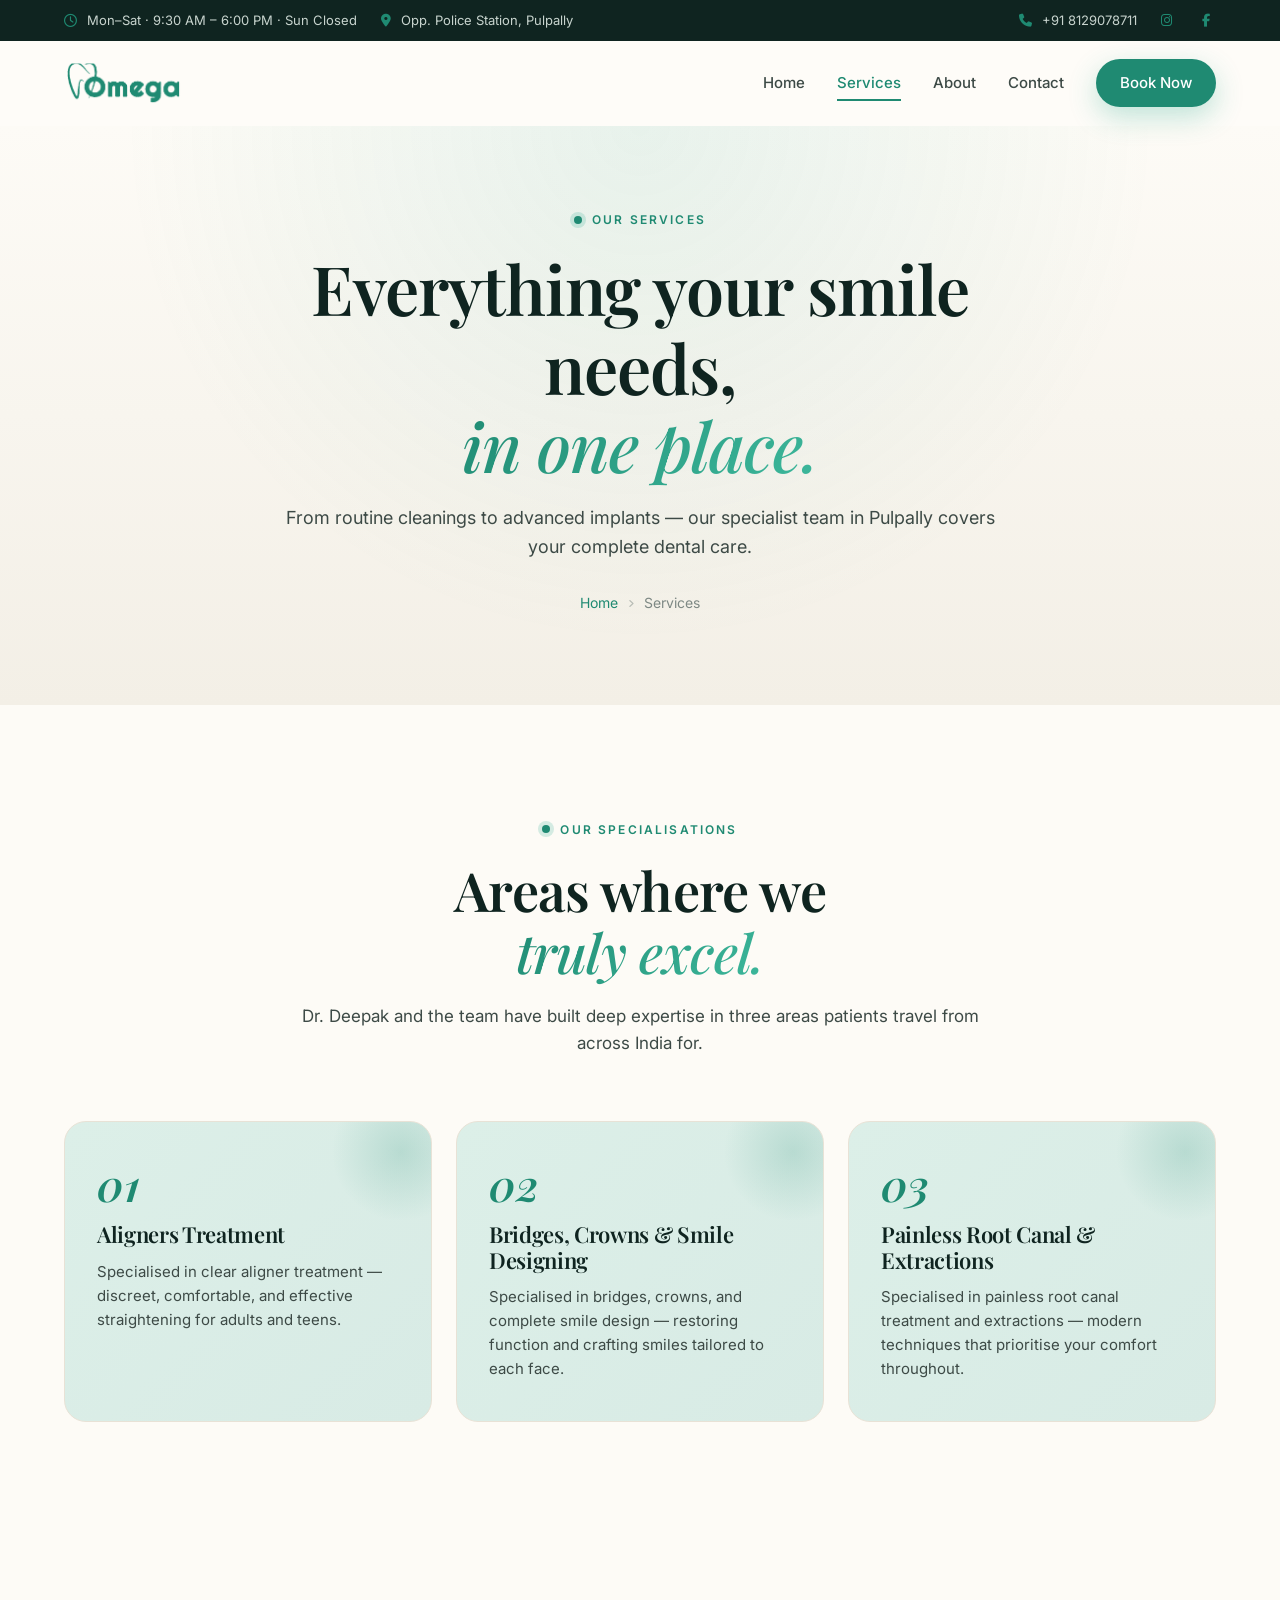
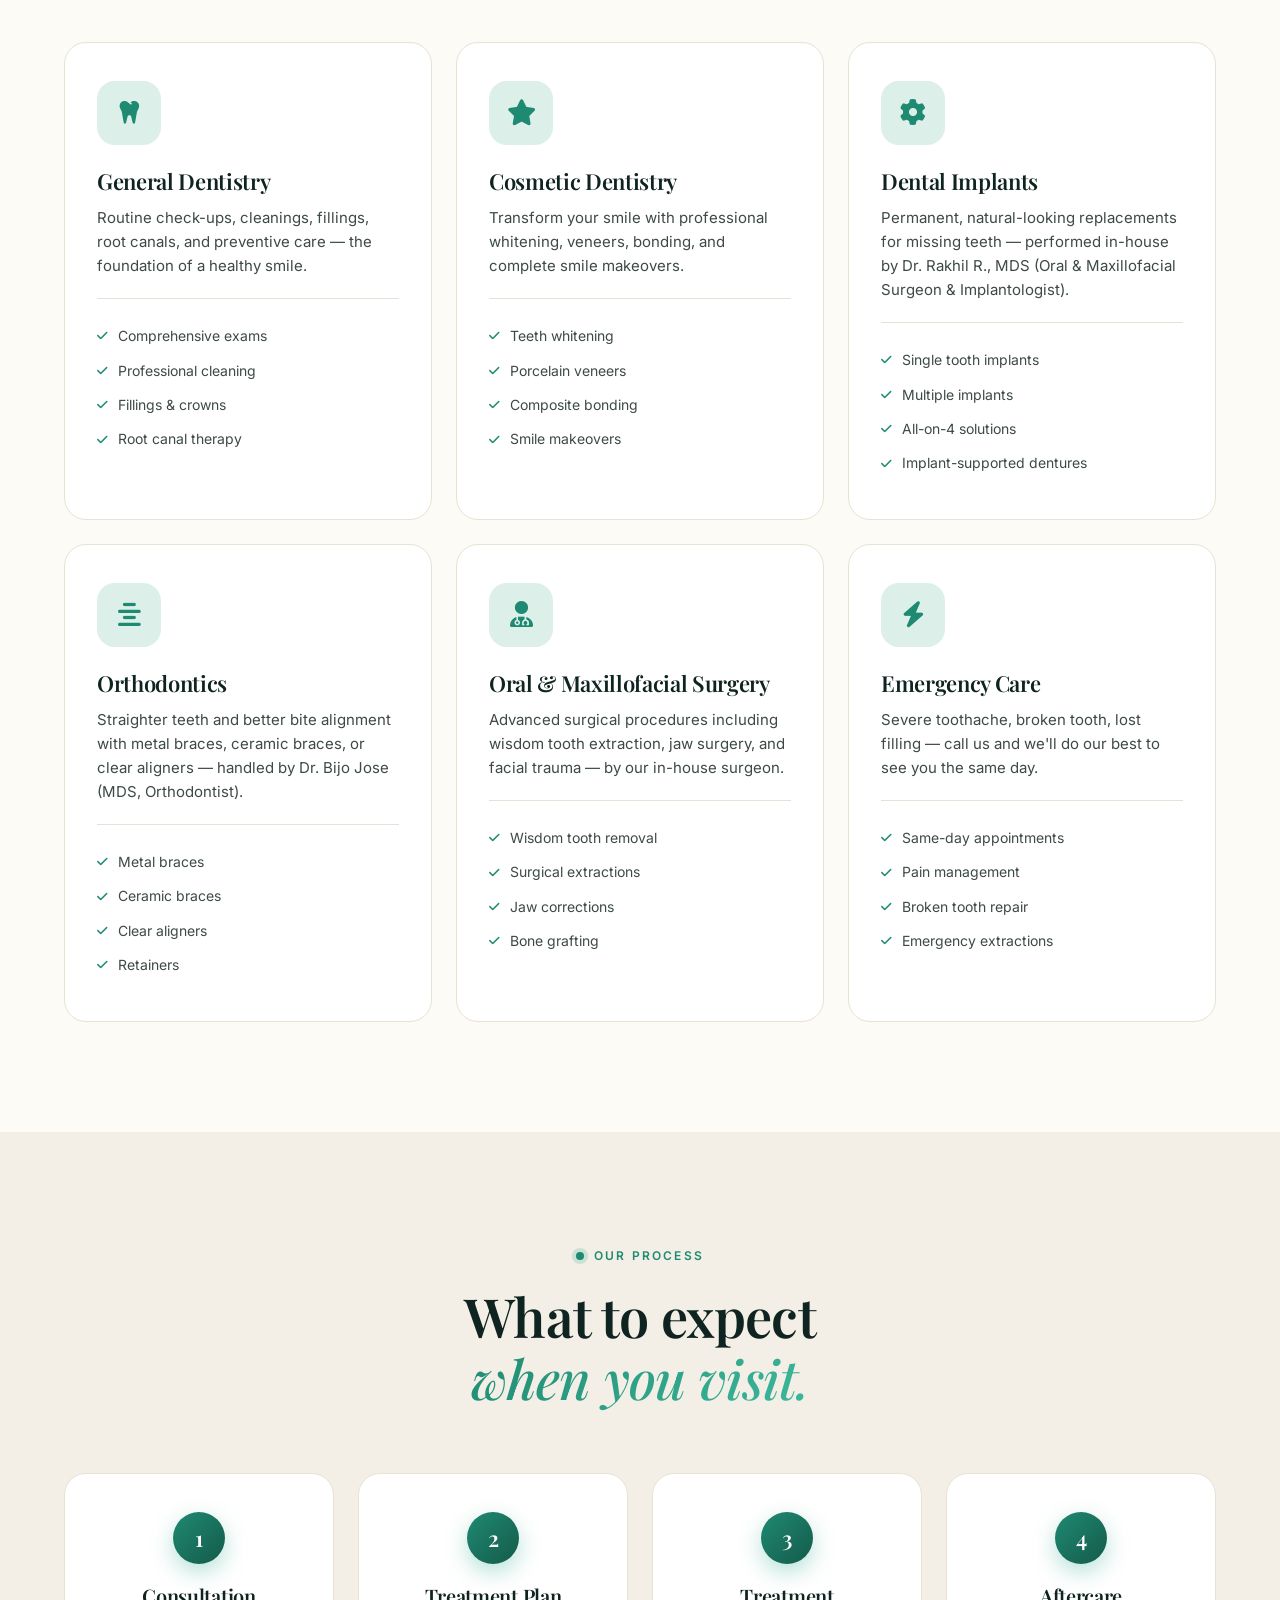
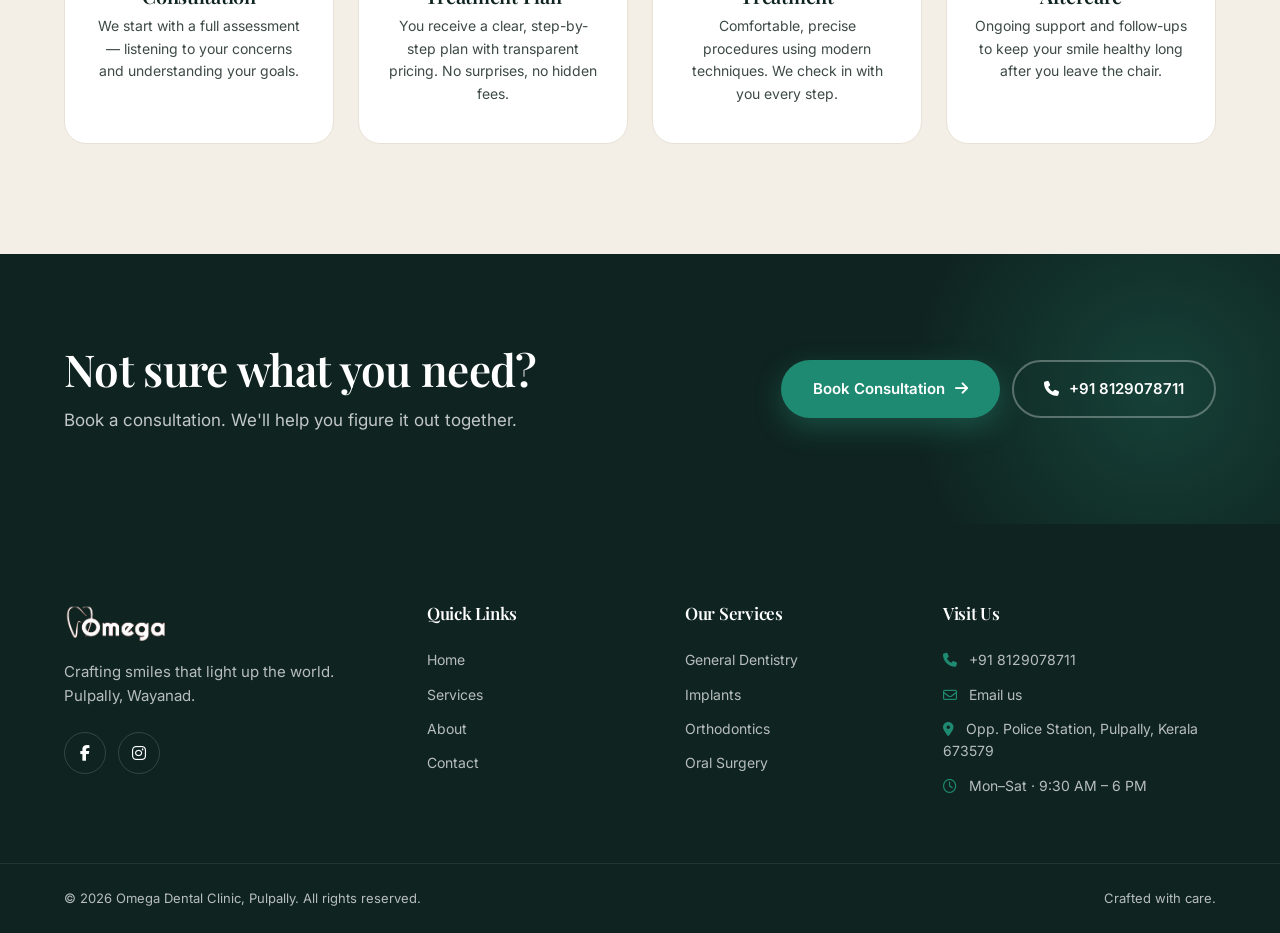
<file: omega-dental/services.html>
<!DOCTYPE html>
<html lang="en">
<head>
  <meta charset="UTF-8" />
  <meta name="viewport" content="width=device-width, initial-scale=1.0, viewport-fit=cover" />
  <meta name="theme-color" content="#1f8a72" />
  <meta name="mobile-web-app-capable" content="yes" />
  <meta name="apple-mobile-web-app-capable" content="yes" />
  <meta name="format-detection" content="telephone=yes" />
  <meta name="description" content="Complete dental services in Pulpally, Wayanad — clear aligners, dental implants, painless root canal, bridges, crowns, smile designing, orthodontics, and oral surgery." />
  <meta name="keywords" content="dental services pulpally, aligners wayanad, dental implants pulpally, painless root canal kerala, bridges crowns smile design, orthodontist pulpally" />
  <meta name="author" content="Omega Dental Clinic" />
  <meta name="robots" content="index, follow" />
  <meta name="googlebot" content="index, follow" />
  <meta name="geo.region" content="IN-KL" />
  <meta name="geo.placename" content="Pulpally, Wayanad, Kerala" />
  <meta name="geo.position" content="11.7936619;76.1646362" />
  <meta name="ICBM" content="11.7936619, 76.1646362" />
  <link rel="canonical" href="https://omegadentalrc.netlify.app/services.html" />

  <!-- Open Graph (Facebook / WhatsApp link previews) -->
  <meta property="og:type" content="website" />
  <meta property="og:title" content="Dental Services — Omega Dental Clinic, Pulpally" />
  <meta property="og:description" content="Complete dental services in Pulpally, Wayanad — clear aligners, dental implants, painless root canal, bridges, crowns, smile designing, orthodontics, and oral surgery." />
  <meta property="og:url" content="https://omegadentalrc.netlify.app/services.html" />
  <meta property="og:site_name" content="Omega Dental Clinic" />
  <meta property="og:image" content="https://omegadentalrc.netlify.app/img/omega-logo-green.png" />
  <meta property="og:locale" content="en_IN" />

  <!-- Twitter Card -->
  <meta name="twitter:card" content="summary" />
  <meta name="twitter:title" content="Dental Services — Omega Dental Clinic, Pulpally" />
  <meta name="twitter:description" content="Complete dental services in Pulpally, Wayanad — clear aligners, dental implants, painless root canal, bridges, crowns, smile designing, orthodontics, and oral surgery." />
  <meta name="twitter:image" content="https://omegadentalrc.netlify.app/img/omega-logo-green.png" />

  <title>Dental Services in Pulpally | Aligners, Implants, Root Canal — Omega Dental</title>
  <link rel="icon" type="image/x-icon" href="img/favicon.ico" />
  <link rel="icon" type="image/png" sizes="32x32" href="img/favicon-32.png" />
  <link rel="icon" type="image/png" sizes="16x16" href="img/favicon-16.png" />
  <link rel="apple-touch-icon" sizes="180x180" href="img/apple-touch-icon.png" />

  <link rel="preconnect" href="https://fonts.googleapis.com">
  <link rel="preconnect" href="https://fonts.gstatic.com" crossorigin>
  <link href="https://fonts.googleapis.com/css2?family=Playfair+Display:ital,wght@0,500;0,600;0,700;1,500;1,600&family=Inter:wght@400;500;600;700&display=swap" rel="stylesheet">
  <link rel="stylesheet" href="https://cdnjs.cloudflare.com/ajax/libs/font-awesome/6.5.1/css/all.min.css">
  <link rel="stylesheet" href="css/style.css" />
<script type="application/ld+json">
  {
    "@context": "https://schema.org",
    "@type": "Dentist",
    "name": "Omega Dental Clinic",
    "alternateName": "Omega Dental Care Pulpally",
    "description": "Modern dental clinic in Pulpally, Wayanad, Kerala. Specialised in aligners, bridges, crowns, smile designing, painless root canal treatment, and extractions. Led by Germany-trained Chief Dental Surgeon Dr. Deepak V.",
    "url": "https://omegadentalrc.netlify.app",
    "telephone": "+918129078711",
    "email": "omegadentalclinicpulpally@gmail.com",
    "image": "https://omegadentalrc.netlify.app/img/omega-logo-green.png",
    "logo": "https://omegadentalrc.netlify.app/img/omega-logo-green.png",
    "address": {
      "@type": "PostalAddress",
      "streetAddress": "Opposite Police Station",
      "addressLocality": "Pulpally",
      "addressRegion": "Kerala",
      "postalCode": "673579",
      "addressCountry": "IN"
    },
    "geo": {
      "@type": "GeoCoordinates",
      "latitude": 11.7936619,
      "longitude": 76.1646362
    },
    "areaServed": [
      { "@type": "City", "name": "Pulpally" },
      { "@type": "City", "name": "Sultan Bathery" },
      { "@type": "City", "name": "Kalpetta" },
      { "@type": "City", "name": "Mananthavady" },
      { "@type": "AdministrativeArea", "name": "Wayanad" }
    ],
    "openingHoursSpecification": [
      {
        "@type": "OpeningHoursSpecification",
        "dayOfWeek": ["Monday","Tuesday","Wednesday","Thursday","Friday","Saturday"],
        "opens": "09:30",
        "closes": "18:00"
      }
    ],
    "priceRange": "₹₹",
    "sameAs": [
      "https://www.facebook.com/omega.dental.7",
      "https://www.instagram.com/omegadentalcarepulpally"
    ],
    "medicalSpecialty": ["Dentistry","Orthodontics","CosmeticDentistry","DentalImplants"],
    "availableService": [
      { "@type": "MedicalProcedure", "name": "Clear Aligners" },
      { "@type": "MedicalProcedure", "name": "Bridges and Crowns" },
      { "@type": "MedicalProcedure", "name": "Smile Designing" },
      { "@type": "MedicalProcedure", "name": "Painless Root Canal Treatment" },
      { "@type": "MedicalProcedure", "name": "Painless Tooth Extraction" },
      { "@type": "MedicalProcedure", "name": "Dental Implants" },
      { "@type": "MedicalProcedure", "name": "Orthodontics and Braces" },
      { "@type": "MedicalProcedure", "name": "Pediatric Dentistry" },
      { "@type": "MedicalProcedure", "name": "Oral and Maxillofacial Surgery" }
    ],
    "employee": [
      {
        "@type": "Person",
        "name": "Dr. Deepak V.",
        "jobTitle": "Chief Dental Surgeon",
        "description": "Germany-trained, Certified Clinical Research Associate. Reg. No: 21117."
      },
      {
        "@type": "Person",
        "name": "Dr. Renny Philip",
        "jobTitle": "Dental Surgeon",
        "description": "Govt. Dental College graduate. Reg. No: 24389."
      },
      {
        "@type": "Person",
        "name": "Dr. Bijo Jose",
        "jobTitle": "Orthodontist (MDS)",
        "description": "MDS Orthodontics. Reg. No: 30115."
      },
      {
        "@type": "Person",
        "name": "Dr. Rakhil R.",
        "jobTitle": "Oral Surgeon and Implantologist (MDS)",
        "description": "MDS Oral and Maxillofacial Surgery. Reg. No: 13544."
      }
    ]
  }
  </script>
</head>
<body>

  <div class="topbar">
    <div class="container topbar-inner">
      <div class="topbar-left">
        <span><i class="fa-regular fa-clock"></i> Mon–Sat · 9:30 AM – 6:00 PM · Sun Closed</span>
        <span class="hide-mobile"><i class="fa-solid fa-location-dot"></i> Opp. Police Station, Pulpally</span>
      </div>
      <div class="topbar-right">
        <a href="tel:+918129078711"><i class="fa-solid fa-phone"></i> +91 8129078711</a>
        <a href="https://instagram.com/omegadentalcarepulpally" target="_blank" rel="noopener" class="hide-mobile" aria-label="Follow Omega Dental on Instagram"><i class="fa-brands fa-instagram"></i></a>
        <a href="https://facebook.com/omega.dental.7" target="_blank" rel="noopener" class="hide-mobile" aria-label="Visit Omega Dental on Facebook"><i class="fa-brands fa-facebook-f"></i></a>
      </div>
    </div>
  </div>

  <header class="navbar" id="navbar">
    <div class="container nav-inner">
      <a href="index.html" class="logo" aria-label="Omega Dental">
        <img src="img/omega-logo-green.png" alt="Omega Dental" class="logo-img" width="120" height="46" decoding="async" />
      </a>
      <nav class="nav-links" id="navLinks">
        <a href="index.html">Home</a>
        <a href="services.html" class="active">Services</a>
        <a href="about.html">About</a>
        <a href="contact.html">Contact</a>
        <a href="contact.html" class="btn btn-primary btn-sm nav-cta">Book Now</a>
      </nav>
      <button class="hamburger" id="hamburger" aria-label="Menu">
        <span></span><span></span><span></span>
      </button>
    </div>
  </header>
  <div class="nav-backdrop" id="navBackdrop"></div>

  <section class="page-hero">
    <div class="container page-hero-inner reveal">
      <span class="eyebrow"><span class="dot"></span> Our Services</span>
      <h1>Everything your smile needs,<br/><em>in one place.</em></h1>
      <p>From routine cleanings to advanced implants — our specialist team in Pulpally covers your complete dental care.</p>
      <nav class="breadcrumb">
        <a href="index.html">Home</a> <i class="fa-solid fa-angle-right"></i> <span>Services</span>
      </nav>
    </div>
  </section>

  <section class="section">
    <div class="container">
      <div class="section-head reveal">
        <span class="eyebrow"><span class="dot"></span> Our Specialisations</span>
        <h2>Areas where we<br/><em>truly excel.</em></h2>
        <p>Dr. Deepak and the team have built deep expertise in three areas patients travel from across India for.</p>
      </div>

      <div class="specs-grid">
        <div class="spec-card reveal">
          <div class="spec-num">01</div>
          <h3>Aligners Treatment</h3>
          <p>Specialised in clear aligner treatment — discreet, comfortable, and effective straightening for adults and teens.</p>
        </div>
        <div class="spec-card reveal">
          <div class="spec-num">02</div>
          <h3>Bridges, Crowns &amp; Smile Designing</h3>
          <p>Specialised in bridges, crowns, and complete smile design — restoring function and crafting smiles tailored to each face.</p>
        </div>
        <div class="spec-card reveal">
          <div class="spec-num">03</div>
          <h3>Painless Root Canal &amp; Extractions</h3>
          <p>Specialised in painless root canal treatment and extractions — modern techniques that prioritise your comfort throughout.</p>
        </div>
      </div>
    </div>
  </section>

  <section class="section">
    <div class="container">
      <div class="services-grid">
        <div class="service-card reveal">
          <div class="service-icon"><i class="fa-solid fa-tooth"></i></div>
          <h3>General Dentistry</h3>
          <p>Routine check-ups, cleanings, fillings, root canals, and preventive care — the foundation of a healthy smile.</p>
          <ul class="service-list">
            <li><i class="fa-solid fa-check"></i> Comprehensive exams</li>
            <li><i class="fa-solid fa-check"></i> Professional cleaning</li>
            <li><i class="fa-solid fa-check"></i> Fillings &amp; crowns</li>
            <li><i class="fa-solid fa-check"></i> Root canal therapy</li>
          </ul>
        </div>

        <div class="service-card reveal">
          <div class="service-icon"><i class="fa-solid fa-star"></i></div>
          <h3>Cosmetic Dentistry</h3>
          <p>Transform your smile with professional whitening, veneers, bonding, and complete smile makeovers.</p>
          <ul class="service-list">
            <li><i class="fa-solid fa-check"></i> Teeth whitening</li>
            <li><i class="fa-solid fa-check"></i> Porcelain veneers</li>
            <li><i class="fa-solid fa-check"></i> Composite bonding</li>
            <li><i class="fa-solid fa-check"></i> Smile makeovers</li>
          </ul>
        </div>

        <div class="service-card reveal">
          <div class="service-icon"><i class="fa-solid fa-gear"></i></div>
          <h3>Dental Implants</h3>
          <p>Permanent, natural-looking replacements for missing teeth — performed in-house by Dr. Rakhil R., MDS (Oral &amp; Maxillofacial Surgeon &amp; Implantologist).</p>
          <ul class="service-list">
            <li><i class="fa-solid fa-check"></i> Single tooth implants</li>
            <li><i class="fa-solid fa-check"></i> Multiple implants</li>
            <li><i class="fa-solid fa-check"></i> All-on-4 solutions</li>
            <li><i class="fa-solid fa-check"></i> Implant-supported dentures</li>
          </ul>
        </div>

        <div class="service-card reveal">
          <div class="service-icon"><i class="fa-solid fa-align-center"></i></div>
          <h3>Orthodontics</h3>
          <p>Straighter teeth and better bite alignment with metal braces, ceramic braces, or clear aligners — handled by Dr. Bijo Jose (MDS, Orthodontist).</p>
          <ul class="service-list">
            <li><i class="fa-solid fa-check"></i> Metal braces</li>
            <li><i class="fa-solid fa-check"></i> Ceramic braces</li>
            <li><i class="fa-solid fa-check"></i> Clear aligners</li>
            <li><i class="fa-solid fa-check"></i> Retainers</li>
          </ul>
        </div>

        <div class="service-card reveal">
          <div class="service-icon"><i class="fa-solid fa-user-doctor"></i></div>
          <h3>Oral &amp; Maxillofacial Surgery</h3>
          <p>Advanced surgical procedures including wisdom tooth extraction, jaw surgery, and facial trauma — by our in-house surgeon.</p>
          <ul class="service-list">
            <li><i class="fa-solid fa-check"></i> Wisdom tooth removal</li>
            <li><i class="fa-solid fa-check"></i> Surgical extractions</li>
            <li><i class="fa-solid fa-check"></i> Jaw corrections</li>
            <li><i class="fa-solid fa-check"></i> Bone grafting</li>
          </ul>
        </div>

        <div class="service-card reveal">
          <div class="service-icon"><i class="fa-solid fa-bolt"></i></div>
          <h3>Emergency Care</h3>
          <p>Severe toothache, broken tooth, lost filling — call us and we'll do our best to see you the same day.</p>
          <ul class="service-list">
            <li><i class="fa-solid fa-check"></i> Same-day appointments</li>
            <li><i class="fa-solid fa-check"></i> Pain management</li>
            <li><i class="fa-solid fa-check"></i> Broken tooth repair</li>
            <li><i class="fa-solid fa-check"></i> Emergency extractions</li>
          </ul>
        </div>
      </div>
    </div>
  </section>

  <!-- Process -->
  <section class="process section section-alt">
    <div class="container">
      <div class="section-head reveal">
        <span class="eyebrow"><span class="dot"></span> Our process</span>
        <h2>What to expect<br/><em>when you visit.</em></h2>
      </div>
      <div class="process-grid">
        <div class="process-step reveal">
          <div class="process-num">1</div>
          <h3>Consultation</h3>
          <p>We start with a full assessment — listening to your concerns and understanding your goals.</p>
        </div>
        <div class="process-step reveal">
          <div class="process-num">2</div>
          <h3>Treatment Plan</h3>
          <p>You receive a clear, step-by-step plan with transparent pricing. No surprises, no hidden fees.</p>
        </div>
        <div class="process-step reveal">
          <div class="process-num">3</div>
          <h3>Treatment</h3>
          <p>Comfortable, precise procedures using modern techniques. We check in with you every step.</p>
        </div>
        <div class="process-step reveal">
          <div class="process-num">4</div>
          <h3>Aftercare</h3>
          <p>Ongoing support and follow-ups to keep your smile healthy long after you leave the chair.</p>
        </div>
      </div>
    </div>
  </section>

  <section class="cta-banner">
    <div class="container cta-inner reveal">
      <div>
        <h2>Not sure what you need?</h2>
        <p>Book a consultation. We'll help you figure it out together.</p>
      </div>
      <div class="cta-actions">
        <a href="contact.html" class="btn btn-primary">Book Consultation <i class="fa-solid fa-arrow-right"></i></a>
        <a href="tel:+918129078711" class="btn btn-ghost-light"><i class="fa-solid fa-phone"></i> +91 8129078711</a>
      </div>
    </div>
  </section>

  <footer class="footer">
    <div class="container footer-grid">
      <div class="footer-brand">
        <a href="index.html" class="logo logo-footer" aria-label="Omega Dental">
          <img src="img/omega-logo-white.png" alt="Omega Dental" class="logo-img" width="108" height="40" decoding="async" loading="lazy" />
        </a>
        <p>Crafting smiles that light up the world.<br/>Pulpally, Wayanad.</p>
        <div class="socials">
          <a href="https://facebook.com/omega.dental.7" target="_blank" rel="noopener" aria-label="Visit Omega Dental on Facebook"><i class="fa-brands fa-facebook-f"></i></a>
          <a href="https://instagram.com/omegadentalcarepulpally" target="_blank" rel="noopener" aria-label="Follow Omega Dental on Instagram"><i class="fa-brands fa-instagram"></i></a>
        </div>
      </div>
      <div class="footer-col">
        <h4>Quick Links</h4>
        <a href="index.html">Home</a>
        <a href="services.html">Services</a>
        <a href="about.html">About</a>
        <a href="contact.html">Contact</a>
      </div>
      <div class="footer-col">
        <h4>Our Services</h4>
        <a href="services.html">General Dentistry</a>
        <a href="services.html">Implants</a>
        <a href="services.html">Orthodontics</a>
        <a href="services.html">Oral Surgery</a>
      </div>
      <div class="footer-col">
        <h4>Visit Us</h4>
        <a href="tel:+918129078711"><i class="fa-solid fa-phone"></i> +91 8129078711</a>
        <a href="mailto:omegadentalclinicpulpally@gmail.com"><i class="fa-regular fa-envelope"></i> Email us</a>
        <span><i class="fa-solid fa-location-dot"></i> Opp. Police Station, Pulpally, Kerala 673579</span>
        <span><i class="fa-regular fa-clock"></i> Mon–Sat · 9:30 AM – 6 PM</span>
      </div>
    </div>
    <div class="footer-bottom">
      <div class="container">
        <p>© <span id="year"></span> Omega Dental Clinic, Pulpally. All rights reserved.</p>
        <p>Crafted with care.</p>
      </div>
    </div>
  </footer>

  <div class="floating-actions">
    <a href="https://wa.me/918129078711?text=Hi%2C%20I%27d%20like%20to%20book%20an%20appointment%20at%20Omega%20Dental%20Clinic." target="_blank" rel="noopener" class="floating-wa" aria-label="Message Omega Dental on WhatsApp"><i class="fa-brands fa-whatsapp"></i></a>
    <a href="tel:+918129078711" class="floating-call" aria-label="Call Omega Dental at +91 8129078711"><i class="fa-solid fa-phone"></i></a>
  </div>
  <script src="js/script.js"></script>
</body>
</html>
</file>
<file: omega-dental/css/style.css>
/* Screen-reader only — visible to crawlers and assistive tech, invisible visually */
.sr-only {
  position: absolute !important;
  width: 1px;
  height: 1px;
  padding: 0;
  margin: -1px;
  overflow: hidden;
  clip: rect(0, 0, 0, 0);
  white-space: nowrap;
  border: 0;
}
/* ==========================================================
   Omega Dental — Stylesheet
   Theme: Mint + Warm Cream  |  Friendly, approachable
   ========================================================== */

:root {
  --bg: #fdfbf6;
  --bg-alt: #f3efe6;
  --accent: #1f8a72;
  --accent-dark: #145a4a;
  --accent-light: #3db89c;
  --accent-soft: #dcefe8;
  --accent-warm: #e89a73;
  --ink: #0f2420;
  --text: #3d4a46;
  --muted: #7d8884;
  --border: #e8e2d6;
  --shadow-sm: 0 6px 24px rgba(15, 36, 32, 0.06);
  --shadow-md: 0 20px 50px rgba(15, 36, 32, 0.10);
  --shadow-lg: 0 40px 80px rgba(15, 36, 32, 0.16);
  --radius: 22px;
  --radius-lg: 36px;
  --font-display: 'Playfair Display', Georgia, serif;
  --font-body: 'Inter', system-ui, sans-serif;
  --ease: cubic-bezier(0.4, 0, 0.2, 1);
  --ease-out: cubic-bezier(0.16, 1, 0.3, 1);
}

* { box-sizing: border-box; margin: 0; padding: 0; }
html {
  scroll-behavior: smooth;
  overflow-x: hidden;
  -webkit-text-size-adjust: 100%;
}
body {
  font-family: var(--font-body);
  color: var(--text);
  background: var(--bg);
  line-height: 1.6;
  -webkit-font-smoothing: antialiased;
  overflow-x: hidden;
  width: 100%;
  position: relative;
}
img { max-width: 100%; display: block; height: auto; }
a { color: inherit; text-decoration: none; }
h1, h2, h3, h4 {
  font-family: var(--font-display);
  color: var(--ink);
  line-height: 1.15;
  font-weight: 600;
  letter-spacing: -0.015em;
}
h1 em, h2 em, h3 em {
  font-style: italic;
  color: var(--accent);
  font-weight: 500;
  background: linear-gradient(135deg, var(--accent) 0%, var(--accent-light) 100%);
  -webkit-background-clip: text;
  background-clip: text;
  -webkit-text-fill-color: transparent;
}

.container { max-width: 1200px; margin: 0 auto; padding: 0 24px; }
.section { padding: 110px 0; }
.section-alt { background: var(--bg-alt); }

.eyebrow {
  display: inline-flex;
  align-items: center;
  gap: 10px;
  font-size: 12px;
  font-weight: 600;
  text-transform: uppercase;
  letter-spacing: 0.18em;
  color: var(--accent);
  margin-bottom: 20px;
}
.eyebrow.light { color: var(--accent-soft); }
.eyebrow .dot {
  width: 8px; height: 8px;
  border-radius: 50%;
  background: var(--accent);
  box-shadow: 0 0 0 4px rgba(46, 168, 143, 0.2);
}
.eyebrow.light .dot { background: white; box-shadow: 0 0 0 4px rgba(255,255,255,0.2); }

.btn {
  display: inline-flex;
  align-items: center;
  gap: 10px;
  padding: 15px 30px;
  border-radius: 999px;
  font-weight: 600;
  font-size: 15px;
  font-family: var(--font-body);
  cursor: pointer;
  border: 2px solid transparent;
  transition: all 0.3s var(--ease);
  white-space: nowrap;
}
.btn-primary {
  background: var(--accent);
  color: white;
  box-shadow: 0 10px 28px rgba(46, 168, 143, 0.3);
}
.btn-primary:hover {
  background: var(--accent-dark);
  transform: translateY(-2px);
  box-shadow: 0 14px 36px rgba(46, 168, 143, 0.4);
}
.btn-ghost {
  background: transparent;
  color: var(--ink);
  border-color: var(--border);
}
.btn-ghost:hover {
  border-color: var(--accent);
  color: var(--accent);
  background: var(--accent-soft);
}
.btn-ghost-light {
  background: transparent;
  color: white;
  border-color: rgba(255,255,255,0.3);
}
.btn-ghost-light:hover {
  border-color: white;
  background: rgba(255,255,255,0.1);
}
.btn-sm { padding: 10px 22px; font-size: 14px; }
.btn-block { width: 100%; justify-content: center; }

/* Topbar */
.topbar {
  background: var(--ink);
  color: #c8d4ce;
  font-size: 13px;
  padding: 10px 0;
}
.topbar-inner {
  display: flex;
  justify-content: space-between;
  align-items: center;
  flex-wrap: wrap;
  gap: 12px;
}
.topbar-left, .topbar-right { display: flex; gap: 24px; align-items: center; }
.topbar a { color: #c8d4ce; transition: color 0.2s; }
.topbar a:hover { color: white; }
.topbar i { color: var(--accent); margin-right: 6px; }

/* Navbar */
.navbar {
  position: sticky;
  top: 0;
  z-index: 100;
  background: rgba(254,252,248,0.85);
  backdrop-filter: blur(14px);
  -webkit-backdrop-filter: blur(14px);
  border-bottom: 1px solid transparent;
  transition: all 0.3s var(--ease);
}
.navbar.scrolled {
  background: rgba(254,252,248,0.96);
  border-bottom-color: var(--border);
  box-shadow: 0 2px 24px rgba(26,46,42,0.04);
}
.nav-inner {
  display: flex;
  justify-content: space-between;
  align-items: center;
  padding: 18px 24px;
}
.logo {
  display: flex;
  align-items: center;
  gap: 10px;
  font-family: var(--font-display);
  font-size: 26px;
  font-weight: 600;
  color: var(--ink);
}
.logo-img {
  height: 46px;
  width: auto;
  display: block;
  transition: transform 0.3s var(--ease);
}
.logo:hover .logo-img { transform: scale(1.04); }
.logo-footer .logo-img { height: 40px; }
.logo-icon {
  display: inline-flex;
  align-items: center;
  justify-content: center;
  width: 42px; height: 42px;
  background: linear-gradient(135deg, var(--accent) 0%, var(--accent-dark) 100%);
  color: white;
  border-radius: 14px;
  transform: rotate(-6deg);
  transition: transform 0.3s var(--ease);
  box-shadow: 0 6px 16px rgba(46, 168, 143, 0.25);
}
.logo:hover .logo-icon { transform: rotate(6deg) scale(1.06); }
.logo em { font-style: italic; color: var(--accent); font-weight: 500; }
.nav-links { display: flex; align-items: center; gap: 32px; }
.nav-links a {
  font-size: 15px;
  font-weight: 500;
  color: var(--text);
  position: relative;
  transition: color 0.2s;
}
.nav-links a.btn-primary { color: white; }
.nav-links a.btn-primary:hover { color: white; }
.nav-links a:not(.btn):hover,
.nav-links a.active { color: var(--accent); }
.nav-links a:not(.btn)::after {
  content: '';
  position: absolute;
  bottom: -6px;
  left: 0;
  width: 0;
  height: 2px;
  background: var(--accent);
  transition: width 0.3s var(--ease);
}
.nav-links a:not(.btn):hover::after,
.nav-links a.active::after { width: 100%; }

.hamburger {
  display: none;
  background: none;
  border: none;
  cursor: pointer;
  padding: 8px;
  flex-direction: column;
  gap: 5px;
}
.hamburger span {
  display: block;
  width: 24px;
  height: 2px;
  background: var(--ink);
  transition: all 0.3s var(--ease);
}
.hamburger.active span:nth-child(1) { transform: rotate(45deg) translate(5px, 5px); }
.hamburger.active span:nth-child(2) { opacity: 0; }
.hamburger.active span:nth-child(3) { transform: rotate(-45deg) translate(6px, -6px); }

/* Hero */
.hero {
  position: relative;
  padding: 80px 0 120px;
  overflow: hidden;
}
.hero-bg {
  position: absolute;
  inset: 0;
  background:
    radial-gradient(circle at 15% 20%, rgba(46,168,143,0.10) 0%, transparent 45%),
    radial-gradient(circle at 85% 80%, rgba(244,168,125,0.08) 0%, transparent 45%),
    linear-gradient(180deg, var(--bg) 0%, var(--bg-alt) 100%);
  z-index: -1;
}
.hero-bg::after {
  content: '';
  position: absolute;
  inset: 0;
  background-image: radial-gradient(circle at 1px 1px, rgba(46,168,143,0.08) 1px, transparent 0);
  background-size: 28px 28px;
  opacity: 0.6;
  mask-image: radial-gradient(ellipse at center, black 30%, transparent 75%);
  -webkit-mask-image: radial-gradient(ellipse at center, black 30%, transparent 75%);
}
.hero-inner {
  display: grid;
  grid-template-columns: 1.1fr 1fr;
  gap: 80px;
  align-items: center;
  position: relative;
}
.hero-text h1 {
  font-size: clamp(44px, 6.2vw, 78px);
  margin-bottom: 24px;
  font-weight: 600;
  line-height: 1.05;
}
.hero-text .lead {
  font-size: 18px;
  color: var(--text);
  margin-bottom: 36px;
  max-width: 520px;
}
.hero-cta {
  display: flex;
  gap: 14px;
  margin-bottom: 48px;
  flex-wrap: wrap;
}
.hero-stats {
  display: flex;
  gap: 48px;
  padding-top: 32px;
  border-top: 1px solid var(--border);
  flex-wrap: wrap;
}
.hero-stats > div { display: flex; flex-direction: column; }
.hero-stats strong {
  font-family: var(--font-display);
  font-size: 28px;
  color: var(--ink);
  line-height: 1;
  font-weight: 600;
}
.hero-stats span { font-size: 13px; color: var(--muted); margin-top: 6px; }

.hero-image { position: relative; }
.hero-img-wrap { position: relative; max-width: 100%; }
.hero-img-wrap::before {
  content: '';
  position: absolute;
  inset: -16px;
  background: linear-gradient(135deg, var(--accent-soft) 0%, rgba(244,168,125,0.15) 100%);
  border-radius: var(--radius-lg);
  z-index: -1;
  filter: blur(20px);
  opacity: 0.6;
}
.hero-img-wrap img {
  border-radius: var(--radius-lg);
  box-shadow: var(--shadow-lg);
  aspect-ratio: 1/1;
  object-fit: cover;
  animation: float-img 6s ease-in-out infinite;
  display: block;
  width: 100%;
}
@keyframes float-img {
  0%, 100% { transform: translateY(0); }
  50% { transform: translateY(-10px); }
}

.floating-card {
  position: absolute;
  background: white;
  padding: 16px 20px;
  border-radius: 18px;
  box-shadow: var(--shadow-md);
  display: flex;
  align-items: center;
  gap: 14px;
  animation: float 4s ease-in-out infinite;
}
.floating-card i {
  width: 42px; height: 42px;
  background: var(--accent-soft);
  color: var(--accent);
  border-radius: 50%;
  display: flex;
  align-items: center;
  justify-content: center;
}
.floating-card strong {
  display: block;
  font-family: var(--font-display);
  font-size: 15px;
  color: var(--ink);
  font-weight: 600;
}
.floating-card span { font-size: 12px; color: var(--muted); }
.card-1 { top: 10%; left: -30px; animation-delay: 0s; }
.card-2 { bottom: 18%; right: -20px; animation-delay: 2s; }
@keyframes float {
  0%, 100% { transform: translateY(0); }
  50% { transform: translateY(-12px); }
}

/* Page hero */
.page-hero {
  position: relative;
  padding: 80px 0 90px;
  text-align: center;
  background:
    radial-gradient(circle at 50% 0%, rgba(46,168,143,0.10) 0%, transparent 60%),
    linear-gradient(180deg, var(--bg) 0%, var(--bg-alt) 100%);
}
.page-hero-inner { max-width: 760px; margin: 0 auto; }
.page-hero h1 { font-size: clamp(40px, 5.5vw, 68px); margin-bottom: 20px; }
.page-hero p { font-size: 18px; color: var(--text); margin-bottom: 28px; }
.breadcrumb {
  display: inline-flex;
  align-items: center;
  gap: 10px;
  font-size: 14px;
  color: var(--muted);
}
.breadcrumb a { color: var(--accent); transition: color 0.2s; }
.breadcrumb a:hover { color: var(--accent-dark); }
.breadcrumb i { font-size: 10px; opacity: 0.5; }

.section-head {
  text-align: center;
  max-width: 680px;
  margin: 0 auto 64px;
}
.section-head h2 { font-size: clamp(34px, 4.5vw, 54px); margin-bottom: 20px; }
.section-head p { font-size: 17px; color: var(--text); }
.section-cta { text-align: center; margin-top: 48px; }

/* Services */
.services { background: var(--bg-alt); }
.services-grid {
  display: grid;
  grid-template-columns: repeat(auto-fit, minmax(300px, 1fr));
  gap: 24px;
}
.service-card {
  background: white;
  padding: 38px 32px;
  border-radius: var(--radius);
  border: 1px solid var(--border);
  transition: all 0.4s var(--ease-out);
  position: relative;
  overflow: hidden;
}
.service-card::before {
  content: '';
  position: absolute;
  top: 0; left: 0;
  width: 100%;
  height: 3px;
  background: linear-gradient(90deg, var(--accent) 0%, var(--accent-warm) 100%);
  transform: scaleX(0);
  transform-origin: left;
  transition: transform 0.5s var(--ease-out);
}
.service-card:hover {
  transform: translateY(-8px);
  box-shadow: var(--shadow-md);
  border-color: transparent;
}
.service-card:hover::before { transform: scaleX(1); }
.service-icon {
  width: 64px; height: 64px;
  background: var(--accent-soft);
  color: var(--accent);
  border-radius: 18px;
  display: flex;
  align-items: center;
  justify-content: center;
  font-size: 26px;
  margin-bottom: 24px;
  transition: all 0.3s var(--ease);
}
.service-card:hover .service-icon {
  background: var(--accent);
  color: white;
  transform: rotate(-8deg) scale(1.08);
}
.service-card h3 { font-size: 22px; margin-bottom: 12px; }
.service-card p { color: var(--text); margin-bottom: 20px; font-size: 15px; }
.service-link {
  color: var(--accent);
  font-weight: 600;
  font-size: 14px;
  display: inline-flex;
  align-items: center;
  gap: 6px;
  transition: gap 0.3s var(--ease);
}
.service-link:hover { gap: 12px; }

.service-list {
  list-style: none;
  margin-top: 20px;
  padding-top: 20px;
  border-top: 1px solid var(--border);
}
.service-list li {
  display: flex;
  align-items: center;
  gap: 10px;
  padding: 6px 0;
  font-size: 14px;
  color: var(--text);
}
.service-list i { color: var(--accent); font-size: 12px; }

/* Specialisations section */
.specs-grid {
  display: grid;
  grid-template-columns: repeat(auto-fit, minmax(280px, 1fr));
  gap: 24px;
}
.spec-card {
  background: linear-gradient(135deg, var(--accent-soft) 0%, #d8ebe5 100%);
  padding: 40px 32px;
  border-radius: var(--radius);
  border: 1px solid var(--border);
  position: relative;
  overflow: hidden;
  transition: all 0.4s var(--ease-out);
}
.spec-card::before {
  content: '';
  position: absolute;
  top: -40px; right: -40px;
  width: 140px; height: 140px;
  background: radial-gradient(circle, rgba(31,138,114,0.18) 0%, transparent 70%);
  pointer-events: none;
}
.spec-card:hover {
  transform: translateY(-8px);
  box-shadow: var(--shadow-md);
  background: linear-gradient(135deg, #d8ebe5 0%, var(--accent-soft) 100%);
}
.spec-num {
  font-family: var(--font-display);
  font-size: 44px;
  font-weight: 600;
  font-style: italic;
  color: var(--accent);
  line-height: 1;
  margin-bottom: 16px;
}
.spec-card h3 {
  font-size: 22px;
  margin-bottom: 12px;
  position: relative;
  z-index: 1;
}
.spec-card p {
  color: var(--text);
  font-size: 15px;
  position: relative;
  z-index: 1;
}

/* ============ BEFORE / AFTER GALLERY ============ */
.gallery { background: var(--bg-alt); }
.gallery-grid {
  display: grid;
  grid-template-columns: repeat(auto-fit, minmax(320px, 1fr));
  gap: 28px;
}
.case-card {
  background: white;
  border-radius: var(--radius);
  overflow: hidden;
  border: 1px solid var(--border);
  transition: all 0.4s var(--ease-out);
  display: flex;
  flex-direction: column;
}
.case-card:hover {
  transform: translateY(-6px);
  box-shadow: var(--shadow-md);
}

.ba-slider {
  position: relative;
  width: 100%;
  aspect-ratio: 4/3;
  overflow: hidden;
  background: var(--ink);
  cursor: ew-resize;
  user-select: none;
  -webkit-user-select: none;
  touch-action: none;
}
.ba-img-before,
.ba-img-after {
  position: absolute;
  inset: 0;
  width: 100%;
  height: 100%;
  object-fit: cover;
  pointer-events: none;
  display: block;
}
.ba-img-after {
  clip-path: inset(0 0 0 50%);
  -webkit-clip-path: inset(0 0 0 50%);
  will-change: clip-path;
}
.ba-handle {
  position: absolute;
  top: 0;
  bottom: 0;
  left: 0;
  width: 3px;
  background: white;
  box-shadow: 0 0 0 1px rgba(0,0,0,0.1), 0 0 12px rgba(0,0,0,0.2);
  pointer-events: none;
  transform: translate3d(0, 0, 0);
  will-change: transform;
}
.ba-handle span {
  position: absolute;
  top: 50%;
  left: 50%;
  width: 44px;
  height: 44px;
  background: white;
  border-radius: 50%;
  transform: translate(-50%, -50%);
  box-shadow: 0 4px 16px rgba(0,0,0,0.25);
  display: flex;
  align-items: center;
  justify-content: center;
}
.ba-handle span::before,
.ba-handle span::after {
  content: '';
  position: absolute;
  width: 0;
  height: 0;
  border-style: solid;
}
.ba-handle span::before {
  left: 8px;
  border-width: 6px 8px 6px 0;
  border-color: transparent var(--accent) transparent transparent;
}
.ba-handle span::after {
  right: 8px;
  border-width: 6px 0 6px 8px;
  border-color: transparent transparent transparent var(--accent);
}
.ba-label {
  position: absolute;
  background: rgba(15, 36, 32, 0.75);
  color: white;
  font-size: 11px;
  font-weight: 600;
  text-transform: uppercase;
  letter-spacing: 0.12em;
  padding: 6px 12px;
  border-radius: 999px;
  pointer-events: none;
  backdrop-filter: blur(4px);
  -webkit-backdrop-filter: blur(4px);
  z-index: 2;
}
.ba-label-before { top: 12px; left: 12px; }
.ba-label-after { top: 12px; right: 12px; }

.case-info {
  padding: 24px 26px 28px;
}
.case-info h3 {
  font-size: 20px;
  margin-bottom: 6px;
}
.case-info p {
  font-size: 14px;
  color: var(--text);
}

/* About */
.about-grid {
  display: grid;
  grid-template-columns: 1fr 1fr;
  gap: 80px;
  align-items: center;
}
.about-images { position: relative; padding-right: 40px; padding-bottom: 40px; }
.about-img-main {
  width: 100%;
  aspect-ratio: 4/5;
  object-fit: cover;
  border-radius: var(--radius-lg);
  box-shadow: var(--shadow-md);
}
.about-img-accent {
  position: absolute;
  bottom: 0;
  right: 0;
  width: 55%;
  aspect-ratio: 1;
  object-fit: cover;
  border-radius: var(--radius);
  border: 8px solid var(--bg);
  box-shadow: var(--shadow-md);
}
.about-badge {
  position: absolute;
  top: 40px;
  right: 0;
  background: linear-gradient(135deg, var(--accent) 0%, var(--accent-dark) 100%);
  color: white;
  padding: 20px 24px;
  border-radius: var(--radius);
  display: flex;
  align-items: center;
  gap: 12px;
  box-shadow: var(--shadow-md);
  animation: float 5s ease-in-out infinite;
}
.about-badge strong { font-family: var(--font-display); font-size: 36px; line-height: 1; font-weight: 600; }
.about-badge span { font-size: 13px; line-height: 1.3; opacity: 0.95; }
.about-text h2 { font-size: clamp(32px, 4vw, 48px); margin-bottom: 24px; }
.about-text p { color: var(--text); margin-bottom: 16px; font-size: 16px; }
.check-list { list-style: none; margin: 28px 0 36px; }
.check-list li {
  display: flex;
  align-items: center;
  gap: 12px;
  padding: 10px 0;
  color: var(--ink);
  font-weight: 500;
}
.check-list i {
  width: 26px; height: 26px;
  background: var(--accent-soft);
  color: var(--accent);
  border-radius: 50%;
  display: flex;
  align-items: center;
  justify-content: center;
  font-size: 12px;
  flex-shrink: 0;
}

/* Values */
.values-grid {
  display: grid;
  grid-template-columns: repeat(auto-fit, minmax(240px, 1fr));
  gap: 24px;
}
.value-card {
  background: white;
  padding: 38px 28px;
  border-radius: var(--radius);
  border: 1px solid var(--border);
  text-align: center;
  transition: all 0.4s var(--ease-out);
}
.value-card:hover {
  transform: translateY(-6px);
  box-shadow: var(--shadow-md);
  border-color: transparent;
}
.value-icon {
  width: 68px; height: 68px;
  background: var(--accent-soft);
  color: var(--accent);
  border-radius: 50%;
  display: flex;
  align-items: center;
  justify-content: center;
  margin: 0 auto 20px;
  font-size: 26px;
  transition: all 0.3s var(--ease);
}
.value-card:hover .value-icon {
  background: var(--accent);
  color: white;
  transform: scale(1.08);
}
.value-card h3 { font-size: 20px; margin-bottom: 10px; }
.value-card p { font-size: 14px; color: var(--text); }

/* Team */
.team-grid {
  display: grid;
  grid-template-columns: repeat(auto-fit, minmax(240px, 1fr));
  gap: 32px;
}
.team-card {
  text-align: center;
  transition: transform 0.4s var(--ease-out);
  padding: 24px;
  border-radius: var(--radius);
}
.team-card:hover { transform: translateY(-6px); }

.team-avatar {
  width: 150px;
  height: 150px;
  margin: 0 auto 24px;
  border-radius: 50%;
  background: linear-gradient(135deg, var(--accent-soft) 0%, #d0ebe2 100%);
  display: flex;
  align-items: center;
  justify-content: center;
  font-size: 66px;
  color: var(--accent);
  position: relative;
  transition: all 0.4s var(--ease-out);
  box-shadow: var(--shadow-sm);
}
.team-avatar::after {
  content: '';
  position: absolute;
  inset: -6px;
  border-radius: 50%;
  border: 2px dashed var(--accent);
  opacity: 0.25;
  transition: all 0.5s var(--ease-out);
}
.team-card:hover .team-avatar {
  background: linear-gradient(135deg, var(--accent) 0%, var(--accent-dark) 100%);
  color: white;
  transform: scale(1.06);
}
.team-card:hover .team-avatar::after {
  opacity: 0.5;
  transform: rotate(45deg);
}

.team-card h3 { font-size: 22px; margin-bottom: 4px; }
.team-role {
  display: block;
  color: var(--accent);
  font-weight: 600;
  font-size: 12px;
  text-transform: uppercase;
  letter-spacing: 0.12em;
  margin-bottom: 14px;
}
.team-card p { font-size: 14px; color: var(--text); padding: 0 8px; }

/* Process */
.process-grid {
  display: grid;
  grid-template-columns: repeat(auto-fit, minmax(220px, 1fr));
  gap: 24px;
}
.process-step {
  background: white;
  padding: 38px 28px;
  border-radius: var(--radius);
  border: 1px solid var(--border);
  text-align: center;
  transition: all 0.4s var(--ease-out);
}
.process-step:hover {
  transform: translateY(-6px);
  box-shadow: var(--shadow-md);
  border-color: var(--accent);
}
.process-num {
  width: 52px; height: 52px;
  background: linear-gradient(135deg, var(--accent) 0%, var(--accent-dark) 100%);
  color: white;
  border-radius: 50%;
  display: flex;
  align-items: center;
  justify-content: center;
  font-family: var(--font-display);
  font-size: 22px;
  font-weight: 600;
  margin: 0 auto 20px;
  box-shadow: 0 8px 22px rgba(46,168,143,0.35);
}
.process-step h3 { font-size: 20px; margin-bottom: 8px; }
.process-step p { font-size: 14px; color: var(--text); }

/* Why */
.why {
  background: var(--ink);
  color: white;
  position: relative;
  overflow: hidden;
}
.why::before {
  content: '';
  position: absolute;
  top: -50%; right: -20%;
  width: 600px; height: 600px;
  background: radial-gradient(circle, rgba(46,168,143,0.18) 0%, transparent 70%);
  pointer-events: none;
}
.why::after {
  content: '';
  position: absolute;
  bottom: -40%; left: -15%;
  width: 500px; height: 500px;
  background: radial-gradient(circle, rgba(244,168,125,0.08) 0%, transparent 70%);
  pointer-events: none;
}
.why .section-head h2 { color: white; }
.why-grid {
  display: grid;
  grid-template-columns: repeat(auto-fit, minmax(240px, 1fr));
  gap: 24px;
  position: relative;
}
.why-card {
  padding: 38px 28px;
  border: 1px solid rgba(255,255,255,0.1);
  border-radius: var(--radius);
  background: rgba(255,255,255,0.02);
  transition: all 0.4s var(--ease-out);
  backdrop-filter: blur(10px);
}
.why-card:hover {
  background: rgba(46,168,143,0.10);
  border-color: var(--accent);
  transform: translateY(-6px);
}
.why-num {
  display: inline-block;
  font-family: var(--font-display);
  font-size: 52px;
  color: var(--accent);
  font-weight: 600;
  margin-bottom: 16px;
  line-height: 1;
  font-style: italic;
}
.why-card h3 { color: white; font-size: 22px; margin-bottom: 12px; }
.why-card p { color: rgba(255,255,255,0.7); font-size: 15px; }

/* Testimonials */
.testimonials { background: var(--bg-alt); }
.testimonial-grid {
  display: grid;
  grid-template-columns: repeat(auto-fit, minmax(300px, 1fr));
  gap: 24px;
}
.testimonial-card {
  background: white;
  padding: 38px 32px;
  border-radius: var(--radius);
  border: 1px solid var(--border);
  transition: all 0.4s var(--ease-out);
  position: relative;
  display: flex;
  flex-direction: column;
}
.testimonial-card::before {
  content: '\201C';
  position: absolute;
  top: 10px;
  right: 24px;
  font-family: var(--font-display);
  font-size: 80px;
  color: var(--accent-soft);
  line-height: 1;
  font-weight: 700;
}
.testimonial-card:hover { transform: translateY(-6px); box-shadow: var(--shadow-md); }
.stars { color: #f4a87d; margin-bottom: 16px; font-size: 14px; }
.stars i { margin-right: 2px; }
.testimonial-card p {
  color: var(--text);
  font-size: 16px;
  line-height: 1.7;
  margin-bottom: 24px;
  position: relative;
  z-index: 1;
  flex: 1;
}
.testimonial-author {
  display: flex;
  align-items: center;
  gap: 14px;
  padding-top: 20px;
  border-top: 1px solid var(--border);
  margin-top: auto;
}
.avatar {
  width: 48px; height: 48px;
  border-radius: 50%;
  display: flex;
  align-items: center;
  justify-content: center;
  font-weight: 700;
  font-size: 16px;
}
.testimonial-author strong {
  display: block;
  color: var(--ink);
  font-family: var(--font-display);
  font-size: 16px;
  font-weight: 600;
}
.testimonial-author span { font-size: 13px; color: var(--muted); }
.review-note {
  text-align: center;
  margin-top: 40px;
}
.review-note .fa-google { color: #4285F4; }

/* CTA Banner */
.cta-banner {
  background: var(--ink);
  color: white;
  padding: 90px 0;
  position: relative;
  overflow: hidden;
}
.cta-banner::before {
  content: '';
  position: absolute;
  top: 50%; right: -10%;
  width: 500px; height: 500px;
  background: radial-gradient(circle, rgba(46,168,143,0.22) 0%, transparent 70%);
  transform: translateY(-50%);
  pointer-events: none;
}
.cta-inner {
  display: grid;
  grid-template-columns: 1.2fr auto;
  gap: 40px;
  align-items: center;
  position: relative;
  z-index: 1;
}
.cta-inner h2 {
  color: white;
  font-size: clamp(30px, 3.6vw, 44px);
  margin-bottom: 12px;
}
.cta-inner p { color: rgba(255,255,255,0.75); font-size: 17px; }
.cta-actions { display: flex; gap: 12px; flex-wrap: wrap; }

/* Contact */
.contact-grid {
  display: grid;
  grid-template-columns: 1fr 1.1fr;
  gap: 80px;
  align-items: start;
}
.contact-info h2 { font-size: clamp(32px, 4vw, 48px); margin-bottom: 20px; }
.contact-info > p { color: var(--text); font-size: 17px; margin-bottom: 40px; }
.contact-list { list-style: none; }
.contact-list li {
  display: flex;
  align-items: center;
  gap: 16px;
  padding: 18px 0;
  border-bottom: 1px solid var(--border);
}
.contact-list li:last-child { border-bottom: none; }
.ci-icon {
  width: 50px; height: 50px;
  background: var(--accent-soft);
  color: var(--accent);
  border-radius: 14px;
  display: flex;
  align-items: center;
  justify-content: center;
  flex-shrink: 0;
  transition: all 0.3s var(--ease);
}
.contact-list li:hover .ci-icon { background: var(--accent); color: white; transform: rotate(-6deg); }
.contact-list small {
  display: block;
  font-size: 12px;
  color: var(--muted);
  text-transform: uppercase;
  letter-spacing: 0.12em;
  font-weight: 600;
  margin-bottom: 4px;
}
.contact-list a, .contact-list span {
  color: var(--ink);
  font-weight: 500;
  font-size: 16px;
  transition: color 0.2s;
}
.contact-list a:hover { color: var(--accent); }

.contact-form {
  background: white;
  padding: 44px;
  border-radius: var(--radius-lg);
  box-shadow: var(--shadow-md);
  border: 1px solid var(--border);
}
.contact-form h3 { font-size: 26px; margin-bottom: 28px; }
.contact-form label { display: block; margin-bottom: 18px; }
.contact-form label span {
  display: block;
  font-size: 13px;
  font-weight: 600;
  color: var(--ink);
  margin-bottom: 8px;
}
.contact-form input,
.contact-form select,
.contact-form textarea {
  width: 100%;
  padding: 14px 16px;
  border: 1.5px solid var(--border);
  border-radius: 12px;
  font-family: inherit;
  font-size: 15px;
  color: var(--ink);
  background: var(--bg);
  transition: all 0.2s var(--ease);
}
.contact-form input:focus,
.contact-form select:focus,
.contact-form textarea:focus {
  outline: none;
  border-color: var(--accent);
  background: white;
  box-shadow: 0 0 0 4px rgba(46,168,143,0.12);
}
.contact-form textarea { resize: vertical; }
.form-row { display: grid; grid-template-columns: 1fr 1fr; gap: 16px; }
.form-note {
  margin-top: 16px;
  font-size: 14px;
  text-align: center;
  min-height: 20px;
}
.form-note.success { color: var(--accent-dark); }
.form-note.error { color: #d14747; }

/* Map */
.map-section { padding: 0 0 100px; }
.map-wrap {
  border-radius: var(--radius-lg);
  overflow: hidden;
  box-shadow: var(--shadow-md);
  line-height: 0;
}
.map-wrap iframe { display: block; width: 100%; }

/* Footer */
.footer {
  background: var(--ink);
  color: rgba(255,255,255,0.7);
  padding: 80px 0 0;
}
.footer-grid {
  display: grid;
  grid-template-columns: 1.5fr 1fr 1fr 1.3fr;
  gap: 48px;
  margin-bottom: 60px;
}
.footer-brand .logo { color: white; margin-bottom: 16px; }
.footer-brand .logo em { color: var(--accent); }
.footer-brand p { margin-bottom: 24px; font-size: 15px; }
.socials { display: flex; gap: 12px; }
.socials a {
  width: 42px; height: 42px;
  border: 1px solid rgba(255,255,255,0.15);
  border-radius: 50%;
  display: flex;
  align-items: center;
  justify-content: center;
  color: white;
  transition: all 0.3s var(--ease);
}
.socials a:hover {
  background: var(--accent);
  border-color: var(--accent);
  transform: translateY(-3px);
}
.footer-col h4 {
  color: white;
  font-size: 17px;
  margin-bottom: 20px;
  font-family: var(--font-display);
  font-weight: 600;
}
.footer-col a, .footer-col span {
  display: block;
  padding: 6px 0;
  font-size: 14px;
  transition: color 0.2s;
}
.footer-col a:hover { color: var(--accent); }
.footer-col i { margin-right: 8px; color: var(--accent); }

.footer-bottom {
  border-top: 1px solid rgba(255,255,255,0.08);
  padding: 24px 0;
}
.footer-bottom .container {
  display: flex;
  justify-content: space-between;
  flex-wrap: wrap;
  gap: 12px;
  font-size: 13px;
}

/* Floating action buttons */
.floating-actions {
  position: fixed;
  bottom: 24px;
  right: 24px;
  display: flex;
  flex-direction: column;
  gap: 14px;
  z-index: 50;
}
.floating-call,
.floating-wa {
  width: 58px; height: 58px;
  border-radius: 50%;
  display: none;
  align-items: center;
  justify-content: center;
  font-size: 22px;
  color: white;
  box-shadow: var(--shadow-md);
  transition: transform 0.3s var(--ease);
}
.floating-call { background: var(--accent); animation: pulse 2s infinite; }
.floating-wa { background: #25D366; }
.floating-call:hover,
.floating-wa:hover { transform: scale(1.08); }

@keyframes pulse {
  0% { box-shadow: 0 0 0 0 rgba(31,138,114,0.55); }
  70% { box-shadow: 0 0 0 20px rgba(31,138,114,0); }
  100% { box-shadow: 0 0 0 0 rgba(31,138,114,0); }
}

/* Reveal */
.reveal {
  opacity: 0;
  transform: translateY(30px);
  transition: opacity 0.8s var(--ease-out), transform 0.8s var(--ease-out);
}
.reveal.visible { opacity: 1; transform: translateY(0); }

/* RESPONSIVE — MOBILE POLISH */
@media (max-width: 968px) {
  .section { padding: 80px 0; }
  .hero-inner, .about-grid, .contact-grid, .cta-inner {
    grid-template-columns: 1fr;
    gap: 60px;
  }
  .cta-inner { text-align: center; }
  .cta-actions { justify-content: center; }
  .hero-image { order: -1; max-width: 420px; margin: 0 auto; }
  .hero-img-wrap::before { inset: -10px; }
  .footer-grid { grid-template-columns: 1fr 1fr; gap: 40px; }
  .about-images { padding-right: 20px; }
  .about-badge { top: 20px; padding: 14px 18px; }
  .about-badge strong { font-size: 28px; }
}

@media (max-width: 860px) {
  .hide-mobile { display: none; }
  .hamburger { display: flex; }
  .nav-links {
    position: fixed;
    top: 70px;
    right: 0;
    background: var(--bg);
    flex-direction: column;
    width: 270px;
    height: calc(100vh - 70px);
    padding: 32px 24px;
    gap: 8px;
    align-items: stretch;
    box-shadow: -10px 0 30px rgba(26,46,42,0.1);
    transform: translateX(100%);
    transition: transform 0.3s var(--ease);
    z-index: 101;
    overflow-y: auto;
  }
  .nav-links.open { transform: translateX(0); }
  .nav-links a { padding: 14px 0; font-size: 16px; }
  .nav-cta { margin-top: 16px; justify-content: center; }

  /* Backdrop overlay when menu open */
  .nav-backdrop {
    position: fixed;
    inset: 0;
    background: rgba(15, 36, 32, 0.45);
    backdrop-filter: blur(3px);
    -webkit-backdrop-filter: blur(3px);
    opacity: 0;
    visibility: hidden;
    transition: opacity 0.3s var(--ease), visibility 0.3s var(--ease);
    z-index: 99;
  }
  .nav-backdrop.open {
    opacity: 1;
    visibility: visible;
  }
  body.nav-open { overflow: hidden; }

  .hero { padding: 40px 0 80px; }
  .hero-inner { gap: 48px; }
  .hero-text h1 { font-size: clamp(38px, 10vw, 52px); }
  .hero-text .lead { font-size: 16px; }
  .hero-cta { gap: 10px; }
  .hero-stats { gap: 20px; padding-top: 24px; }
  .hero-stats strong { font-size: 22px; }
  .hero-stats span { font-size: 12px; }
  .hero-image { max-width: 320px; }
  .hero-img-wrap::before { inset: 0; }
  .hero-img-wrap img { aspect-ratio: 1/1; }
  .floating-card { padding: 10px 14px; }
  .floating-card i { width: 34px; height: 34px; font-size: 14px; }
  .floating-card strong { font-size: 13px; }
  .floating-card span { font-size: 11px; }
  .card-1 { left: 10px; top: 10px; }
  .card-2 { right: 10px; bottom: 10px; }

  .page-hero { padding: 50px 0 60px; }
  .page-hero h1 { font-size: clamp(32px, 9vw, 44px); }
  .section-head { margin-bottom: 48px; }
  .section-head h2 { font-size: clamp(28px, 7.5vw, 40px); }

  .service-card, .value-card, .process-step, .why-card, .testimonial-card {
    padding: 30px 24px;
  }
  .team-avatar { width: 120px; height: 120px; font-size: 54px; }

  .footer-grid { grid-template-columns: 1fr; gap: 36px; }
  .form-row { grid-template-columns: 1fr; }
  .contact-form { padding: 28px 22px; }
  .contact-form h3 { font-size: 22px; }
  .floating-call,
  .floating-wa { display: flex; }

  .topbar { font-size: 12px; padding: 8px 0; }
  .topbar-left, .topbar-right { gap: 12px; }
  .topbar-inner { justify-content: center; }

  .map-wrap iframe { height: 280px; }
  .cta-banner { padding: 60px 0; }
}

@media (max-width: 480px) {
  .container { padding: 0 18px; }
  .section { padding: 56px 0; }
  .hero-text h1 { font-size: 36px; line-height: 1.1; }
  .hero-image { max-width: 280px; }
  .hero-cta { flex-direction: column; align-items: stretch; }
  .hero-cta .btn { justify-content: center; }
  .hero-stats { gap: 16px; }
  .hero-stats > div { flex: 1 1 40%; }
  .cta-actions { flex-direction: column; align-items: stretch; }
  .cta-actions .btn { justify-content: center; }
  .btn { padding: 13px 24px; font-size: 14px; }
  .logo { font-size: 22px; }
  .logo-img { height: 38px; }
  .logo-icon { width: 38px; height: 38px; }
  .about-badge { top: 12px; right: 0; padding: 12px 16px; }
  .about-badge strong { font-size: 24px; }
  .about-images { padding-right: 12px; padding-bottom: 30px; }
  .service-icon, .value-icon { width: 56px; height: 56px; font-size: 22px; }
}
</file>
